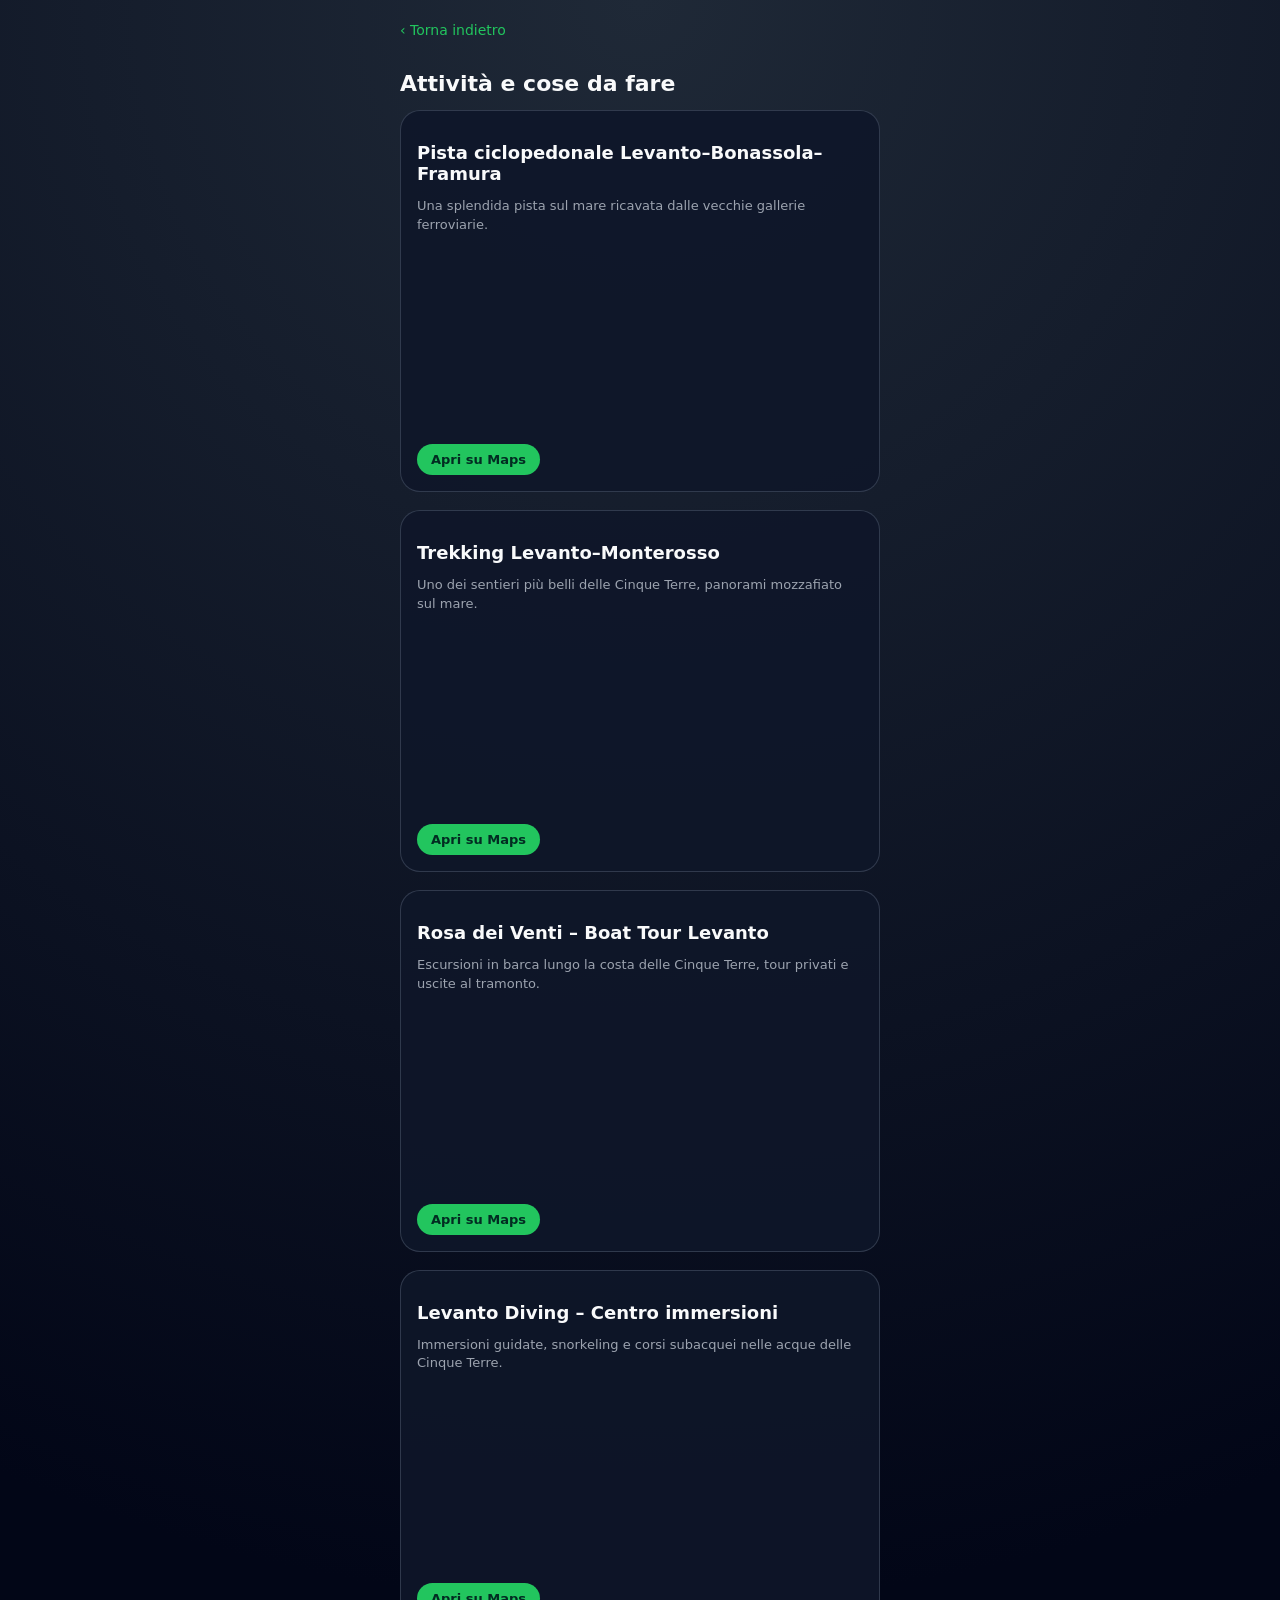
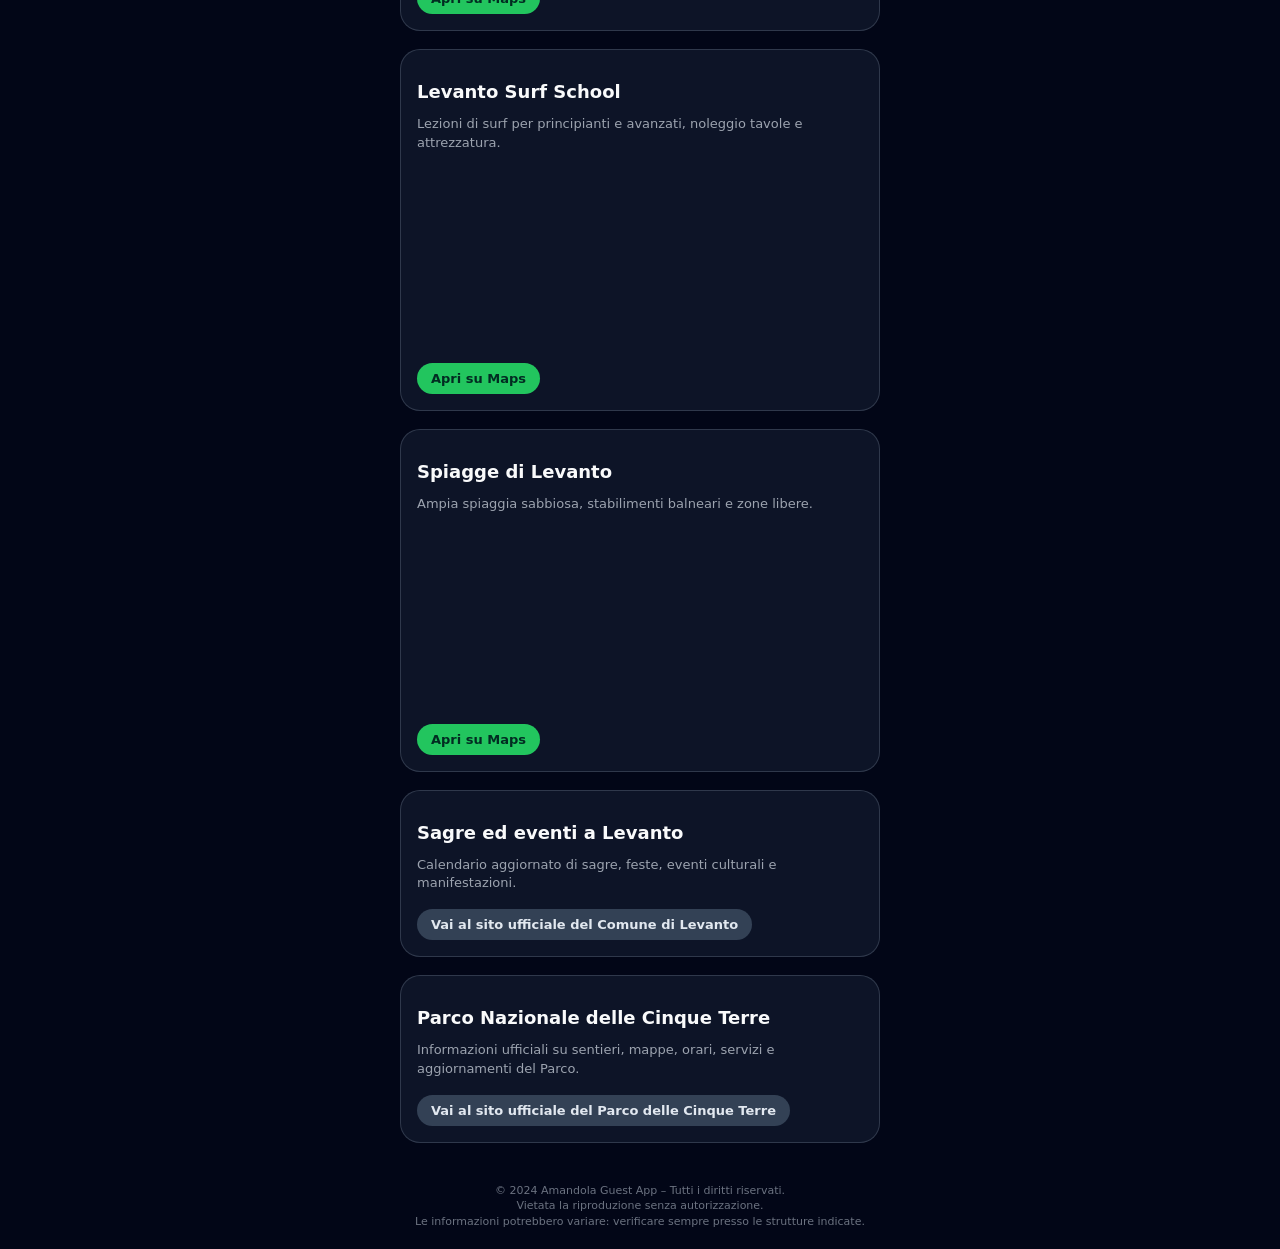
<file: Attività.html>
<!DOCTYPE html>
<html lang="it">
<head>
  <meta charset="UTF-8" />
  <meta name="viewport" content="width=device-width, initial-scale=1, viewport-fit=cover" />
  <meta name="robots" content="noindex, nofollow">
  <title data-i18n="activitiesTitle">Attività e cose da fare</title>

  <style>
    :root {
      --bg: #050816;
      --card: #111827;
      --accent: #22c55e;
      --accent-soft: rgba(34, 197, 94, 0.15);
      --text: #f9fafb;
      --muted: #9ca3af;
      --radius-lg: 20px;
    }

    html {
      scroll-behavior: smooth;
      -webkit-text-size-adjust: 100%;
    }

    body {
      background: radial-gradient(circle at top, #1f2937 0, #020617 55%);
      color: var(--text);
      font-family: system-ui, sans-serif;
      padding: 20px;
      max-width: 480px;
      margin: 0 auto;
    }

    h1 {
      font-size: 22px;
      margin-bottom: 14px;
      font-weight: 600;
    }

    .place {
      background: rgba(15, 23, 42, 0.9);
      border: 1px solid rgba(148, 163, 184, 0.25);
      border-radius: var(--radius-lg);
      padding: 16px;
      margin-bottom: 18px;
    }

    .place h2 {
      font-size: 18px;
      margin-bottom: 6px;
    }

    .place p {
      font-size: 13px;
      color: var(--muted);
      margin-bottom: 10px;
      line-height: 1.45;
    }

    iframe {
      width: 100%;
      height: 180px;
      border: 0;
      border-radius: 14px;
      margin-bottom: 10px;
    }

    .btn {
      display: inline-block;
      background: var(--accent);
      color: #022c22;
      padding: 8px 14px;
      border-radius: 999px;
      font-size: 13px;
      font-weight: 600;
      text-decoration: none;
      margin-top: 6px;
    }

    .btn-secondary {
      background: #334155;
      color: #e2e8f0;
    }

    .back {
      display: inline-block;
      margin-bottom: 18px;
      color: var(--accent);
      text-decoration: none;
      font-size: 14px;
    }
  </style>
</head>

<body>

  <a href="Amandola.html" class="back" data-i18n="back">‹ Torna indietro</a>

  <h1 data-i18n="activitiesTitle">Attività e cose da fare</h1>

  <!-- CICLOPEDONALE -->
  <div class="place">
    <h2 data-i18n="cycleTitle">Pista ciclopedonale Levanto–Bonassola–Framura</h2>
    <p data-i18n="cycleDesc">Una splendida pista sul mare ricavata dalle vecchie gallerie ferroviarie.</p>

    <iframe loading="lazy"
      src="https://www.google.com/maps?q=Pista+Ciclopedonale+Levanto+Bonassola+Framura&output=embed">
    </iframe>

    <a class="btn" href="https://maps.google.com/?q=Pista+Ciclopedonale+Levanto+Bonassola+Framura" target="_blank" data-i18n="openMaps">
      Apri su Maps
    </a>
  </div>

  <!-- TREKKING -->
  <div class="place">
    <h2 data-i18n="trekTitle">Trekking Levanto–Monterosso</h2>
    <p data-i18n="trekDesc">Uno dei sentieri più belli delle Cinque Terre, panorami mozzafiato sul mare.</p>

    <iframe loading="lazy"
      src="https://www.google.com/maps?q=Trekking+Levanto+Monterosso&output=embed">
    </iframe>

    <a class="btn" href="https://maps.google.com/?q=Trekking+Levanto+Monterosso" target="_blank" data-i18n="openMaps">
      Apri su Maps
    </a>
  </div>

  <!-- BOAT TOUR -->
  <div class="place">
    <h2 data-i18n="boatTitle">Rosa dei Venti – Boat Tour Levanto</h2>
    <p data-i18n="boatDesc">Escursioni in barca lungo la costa delle Cinque Terre, tour privati e uscite al tramonto.</p>

    <iframe loading="lazy"
      src="https://www.google.com/maps?q=Rosa+dei+Venti+Boat+Tour+Levanto&output=embed">
    </iframe>

    <a class="btn" href="https://maps.google.com/?q=Rosa+dei+Venti+Boat+Tour+Levanto" target="_blank" data-i18n="openMaps">
      Apri su Maps
    </a>
  </div>

  <!-- DIVING -->
  <div class="place">
    <h2 data-i18n="divingTitle">Levanto Diving – Centro immersioni</h2>
    <p data-i18n="divingDesc">Immersioni guidate, snorkeling e corsi subacquei nelle acque delle Cinque Terre.</p>

    <iframe loading="lazy"
      src="https://www.google.com/maps?q=Levanto+Diving&output=embed">
    </iframe>

    <a class="btn" href="https://maps.google.com/?q=Levanto+Diving" target="_blank" data-i18n="openMaps">
      Apri su Maps
    </a>
  </div>

  <!-- SURF -->
  <div class="place">
    <h2 data-i18n="surfTitle">Levanto Surf School</h2>
    <p data-i18n="surfDesc">Lezioni di surf per principianti e avanzati, noleggio tavole e attrezzatura.</p>

    <iframe loading="lazy"
      src="https://www.google.com/maps?q=Levanto+Surf+School&output=embed">
    </iframe>

    <a class="btn" href="https://maps.google.com/?q=Levanto+Surf+School" target="_blank" data-i18n="openMaps">
      Apri su Maps
    </a>
  </div>

  <!-- SPIAGGE -->
  <div class="place">
    <h2 data-i18n="beachTitle">Spiagge di Levanto</h2>
    <p data-i18n="beachDesc">Ampia spiaggia sabbiosa, stabilimenti balneari e zone libere.</p>

    <iframe loading="lazy"
      src="https://www.google.com/maps?q=Spiaggia+di+Levanto&output=embed">
    </iframe>

    <a class="btn" href="https://maps.google.com/?q=Spiaggia+di+Levanto" target="_blank" data-i18n="openMaps">
      Apri su Maps
    </a>
  </div>

  <!-- EVENTI -->
  <div class="place">
    <h2 data-i18n="eventsTitle">Sagre ed eventi a Levanto</h2>
    <p data-i18n="eventsDesc">Calendario aggiornato di sagre, feste, eventi culturali e manifestazioni.</p>

    <a class="btn btn-secondary" href="https://www.comune.levanto.sp.it" target="_blank" data-i18n="eventsLink">
      Vai al sito ufficiale del Comune di Levanto
    </a>
  </div>

  <!-- PARCO -->
  <div class="place">
    <h2 data-i18n="parkTitle">Parco Nazionale delle Cinque Terre</h2>
    <p data-i18n="parkDesc">Informazioni ufficiali su sentieri, mappe, orari, servizi e aggiornamenti del Parco.</p>

    <a class="btn btn-secondary" href="https://www.parconazionale5terre.it" target="_blank" data-i18n="parkLink">
      Vai al sito ufficiale del Parco delle Cinque Terre
    </a>
  </div>

  <footer style="text-align:center; font-size:11px; color:#6b7280; margin-top:40px; line-height:1.4;">
    <span data-i18n="footerCopy">© 2024 Amandola Guest App – Tutti i diritti riservati.</span><br>
    <span data-i18n="footerNoRepro">Vietata la riproduzione senza autorizzazione.</span><br>
    <span data-i18n="footerDisclaimer">Le informazioni potrebbero variare: verificare sempre presso le strutture indicate.</span>
  </footer>

  <script>
    const translations = {
      it: {
        titleActivities: "Attività e cose da fare",
        activitiesTitle: "Attività e cose da fare",
        back: "‹ Torna indietro",

        cycleTitle: "Pista ciclopedonale Levanto–Bonassola–Framura",
        cycleDesc: "Una splendida pista sul mare ricavata dalle vecchie gallerie ferroviarie.",

        trekTitle: "Trekking Levanto–Monterosso",
        trekDesc: "Uno dei sentieri più belli delle Cinque Terre, panorami mozzafiato sul mare.",

        boatTitle: "Rosa dei Venti – Boat Tour Levanto",
        boatDesc: "Escursioni in barca lungo la costa delle Cinque Terre, tour privati e uscite al tramonto.",

        divingTitle: "Levanto Diving – Centro immersioni",
        divingDesc: "Immersioni guidate, snorkeling e corsi subacquei nelle acque delle Cinque Terre.",

        surfTitle: "Levanto Surf School",
        surfDesc: "Lezioni di surf per principianti e avanzati, noleggio tavole e attrezzatura.",

        beachTitle: "Spiagge di Levanto",
        beachDesc: "Ampia spiaggia sabbiosa, stabilimenti balneari e zone libere.",

        eventsTitle: "Sagre ed eventi a Levanto",
        eventsDesc: "Calendario aggiornato di sagre, feste, eventi culturali e manifestazioni.",
        eventsLink: "Vai al sito ufficiale del Comune di Levanto",

        parkTitle: "Parco Nazionale delle Cinque Terre",
        parkDesc: "Informazioni ufficiali su sentieri, mappe, orari, servizi e aggiornamenti del Parco.",
        parkLink: "Vai al sito ufficiale del Parco delle Cinque Terre",

        openMaps: "Apri su Maps",

        footerCopy: "© 2024 Amandola Guest App – Tutti i diritti riservati.",
        footerNoRepro: "Vietata la riproduzione senza autorizzazione.",
        footerDisclaimer: "Le informazioni potrebbero variare: verificare sempre presso le strutture indicate.",

      },

      en: {
        titleActivities: "Activities and things to do",
        activitiesTitle: "Activities and things to do",
        back: "‹ Go back",

        cycleTitle: "Levanto–Bonassola–Framura cycle path",
        cycleDesc: "A beautiful seaside path built inside old railway tunnels.",

        trekTitle: "Levanto–Monterosso hiking trail",
        trekDesc: "One of the most scenic trails of Cinque Terre, with breathtaking sea views.",

        boatTitle: "Rosa dei Venti – Boat Tour Levanto",
        boatDesc: "Boat excursions along the Cinque Terre coast, private tours and sunset trips.",

        divingTitle: "Levanto Diving – Dive Center",
        divingDesc: "Guided dives, snorkeling and scuba courses in the Cinque Terre waters.",

        surfTitle: "Levanto Surf School",
        surfDesc: "Surf lessons for beginners and advanced, board and equipment rental.",

        beachTitle: "Levanto beaches",
        beachDesc: "Large sandy beach with beach clubs and free areas.",

        eventsTitle: "Festivals and events in Levanto",
        eventsDesc: "Updated calendar of festivals, fairs, cultural events and local activities.",
        eventsLink: "Visit the official website of the Municipality of Levanto",

        parkTitle: "Cinque Terre National Park",
        parkDesc: "Official information about trails, maps, schedules, services and updates.",
        parkLink: "Visit the official Cinque Terre National Park website",

        openMaps: "Open in Maps",

        footerCopy: "© 2024 Amandola Guest App – All rights reserved.",
        footerNoRepro: "Reproduction without permission is prohibited.",
        footerDisclaimer: "Information may vary: please verify with the listed facilities.",

      },

      fr: {
        titleActivities: "Activités et choses à faire",
        activitiesTitle: "Activités et choses à faire",
        back: "‹ Retour",

        cycleTitle: "Piste cyclable Levanto–Bonassola–Framura",
        cycleDesc: "Une magnifique piste en bord de mer dans d’anciennes galeries ferroviaires.",

        trekTitle: "Randonnée Levanto–Monterosso",
        trekDesc: "L’un des plus beaux sentiers des Cinque Terre, vues spectaculaires sur la mer.",

        boatTitle: "Rosa dei Venti – Excursions en bateau Levanto",
        boatDesc: "Excursions en bateau le long des Cinque Terre, tours privés et sorties au coucher du soleil.",

        divingTitle: "Levanto Diving – Centre de plongée",
        divingDesc: "Plongées guidées, snorkeling et cours de plongée dans les eaux des Cinque Terre.",

        surfTitle: "Levanto Surf School",
        surfDesc: "Cours de surf pour débutants et avancés, location de planches et matériel.",

        beachTitle: "Plages de Levanto",
        beachDesc: "Grande plage de sable, établissements et zones libres.",

        eventsTitle: "Fêtes et événements à Levanto",
        eventsDesc: "Calendrier mis à jour des fêtes, festivals, événements culturels et manifestations.",
        eventsLink: "Visitez le site officiel de la Commune de Levanto",

        parkTitle: "Parc National des Cinque Terre",
        parkDesc: "Informations officielles sur sentiers, cartes, horaires, services et actualités.",
        parkLink: "Visitez le site officiel du Parc des Cinque Terre",

        openMaps: "Ouvrir dans Maps",

        footerCopy: "© 2024 Amandola Guest App – Tous droits réservés.",
        footerNoRepro: "Reproduction interdite sans autorisation.",
        footerDisclaimer: "Les informations peuvent varier : vérifiez auprès des établissements indiqués.",

      },

      es: {
        titleActivities: "Actividades y cosas para hacer",
        activitiesTitle: "Actividades y cosas para hacer",
        back: "‹ Volver",

        cycleTitle: "Ciclovía Levanto–Bonassola–Framura",
        cycleDesc: "Una hermosa ruta costera dentro de antiguos túneles ferroviarios.",

        trekTitle: "Sendero Levanto–Monterosso",
        trekDesc: "Uno de los senderos más bonitos de Cinque Terre, con vistas espectaculares al mar.",

        boatTitle: "Rosa dei Venti – Paseos en barco Levanto",
        boatDesc: "Excursiones en barco por la costa de Cinque Terre, tours privados y salidas al atardecer.",

        divingTitle: "Levanto Diving – Centro de buceo",
        divingDesc: "Inmersiones guiadas, snorkel y cursos de buceo en las aguas de Cinque Terre.",

        surfTitle: "Levanto Surf School",
        surfDesc: "Clases de surf para principiantes y avanzados, alquiler de tablas y equipo.",

        beachTitle: "Playas de Levanto",
        beachDesc: "Amplia playa de arena, zonas libres y balnearios.",

        eventsTitle: "Fiestas y eventos en Levanto",
        eventsDesc: "Calendario actualizado de fiestas, ferias, eventos culturales y actividades locales.",
        eventsLink: "Visita el sitio oficial del Municipio de Levanto",

        parkTitle: "Parque Nacional Cinque Terre",
        parkDesc: "Información oficial sobre senderos, mapas, horarios, servicios y novedades.",
        parkLink: "Visita el sitio oficial del Parque Cinque Terre",

        openMaps: "Abrir en Maps",

        footerCopy: "© 2024 Amandola Guest App – Tous droits réservés.",
        footerNoRepro: "Reproduction interdite sans autorisation.",
        footerDisclaimer: "Les informations peuvent varier : vérifiez auprès des établissements indiqués.",

      },

      de: {
        titleActivities: "Aktivitäten und Unternehmungen",
        activitiesTitle: "Aktivitäten und Unternehmungen",
        back: "‹ Zurück",

        cycleTitle: "Radweg Levanto–Bonassola–Framura",
        cycleDesc: "Ein wunderschöner Küstenweg durch alte Eisenbahntunnel.",

        trekTitle: "Wanderweg Levanto–Monterosso",
        trekDesc: "Einer der schönsten Wege der Cinque Terre mit atemberaubender Aussicht.",

        boatTitle: "Rosa dei Venti – Bootstour Levanto",
        boatDesc: "Bootsausflüge entlang der Cinque-Terre-Küste, private Touren und Sonnenuntergangsfahrten.",

        divingTitle: "Levanto Diving – Tauchzentrum",
        divingDesc: "Geführte Tauchgänge, Schnorcheln und Tauchkurse in den Cinque Terre Gewässern.",

        surfTitle: "Levanto Surf School",
        surfDesc: "Surfunterricht für Anfänger und Fortgeschrittene, Brett- und Ausrüstungsverleih.",

        beachTitle: "Strände von Levanto",
        beachDesc: "Großer Sandstrand mit freien Bereichen und Badeanstalten.",

        eventsTitle: "Feste und Veranstaltungen in Levanto",
        eventsDesc: "Aktueller Kalender mit Festen, kulturellen Veranstaltungen und lokalen Events.",
        eventsLink: "Zur offiziellen Website der Gemeinde Levanto",

        parkTitle: "Nationalpark Cinque Terre",
        parkDesc: "Offizielle Informationen zu Wegen, Karten, Zeiten, Dienstleistungen und Updates.",
        parkLink: "Zur offiziellen Website des Nationalparks Cinque Terre",

        openMaps: "In Maps öffnen",

        footerCopy: "© 2024 Amandola Guest App – Alle Rechte vorbehalten.",
        footerNoRepro: "Reproduktion ohne Genehmigung ist untersagt.",
        footerDisclaimer: "Informationen können variieren: bitte direkt bei den angegebenen Stellen prüfen.",

      }
    };

    function setLanguage(lang) {
      const dict = translations[lang] || translations.it;
      document.querySelectorAll("[data-i18n]").forEach(el => {
        const key = el.getAttribute("data-i18n");
        if (!el.dataset.original) el.dataset.original = el.textContent;
        el.textContent = dict[key] || el.dataset.original;
      });
    }

    const savedLang = localStorage.getItem("guestapp_lang") || "it";
    setLanguage(savedLang);
  </script>

</body>
</html>
</file>
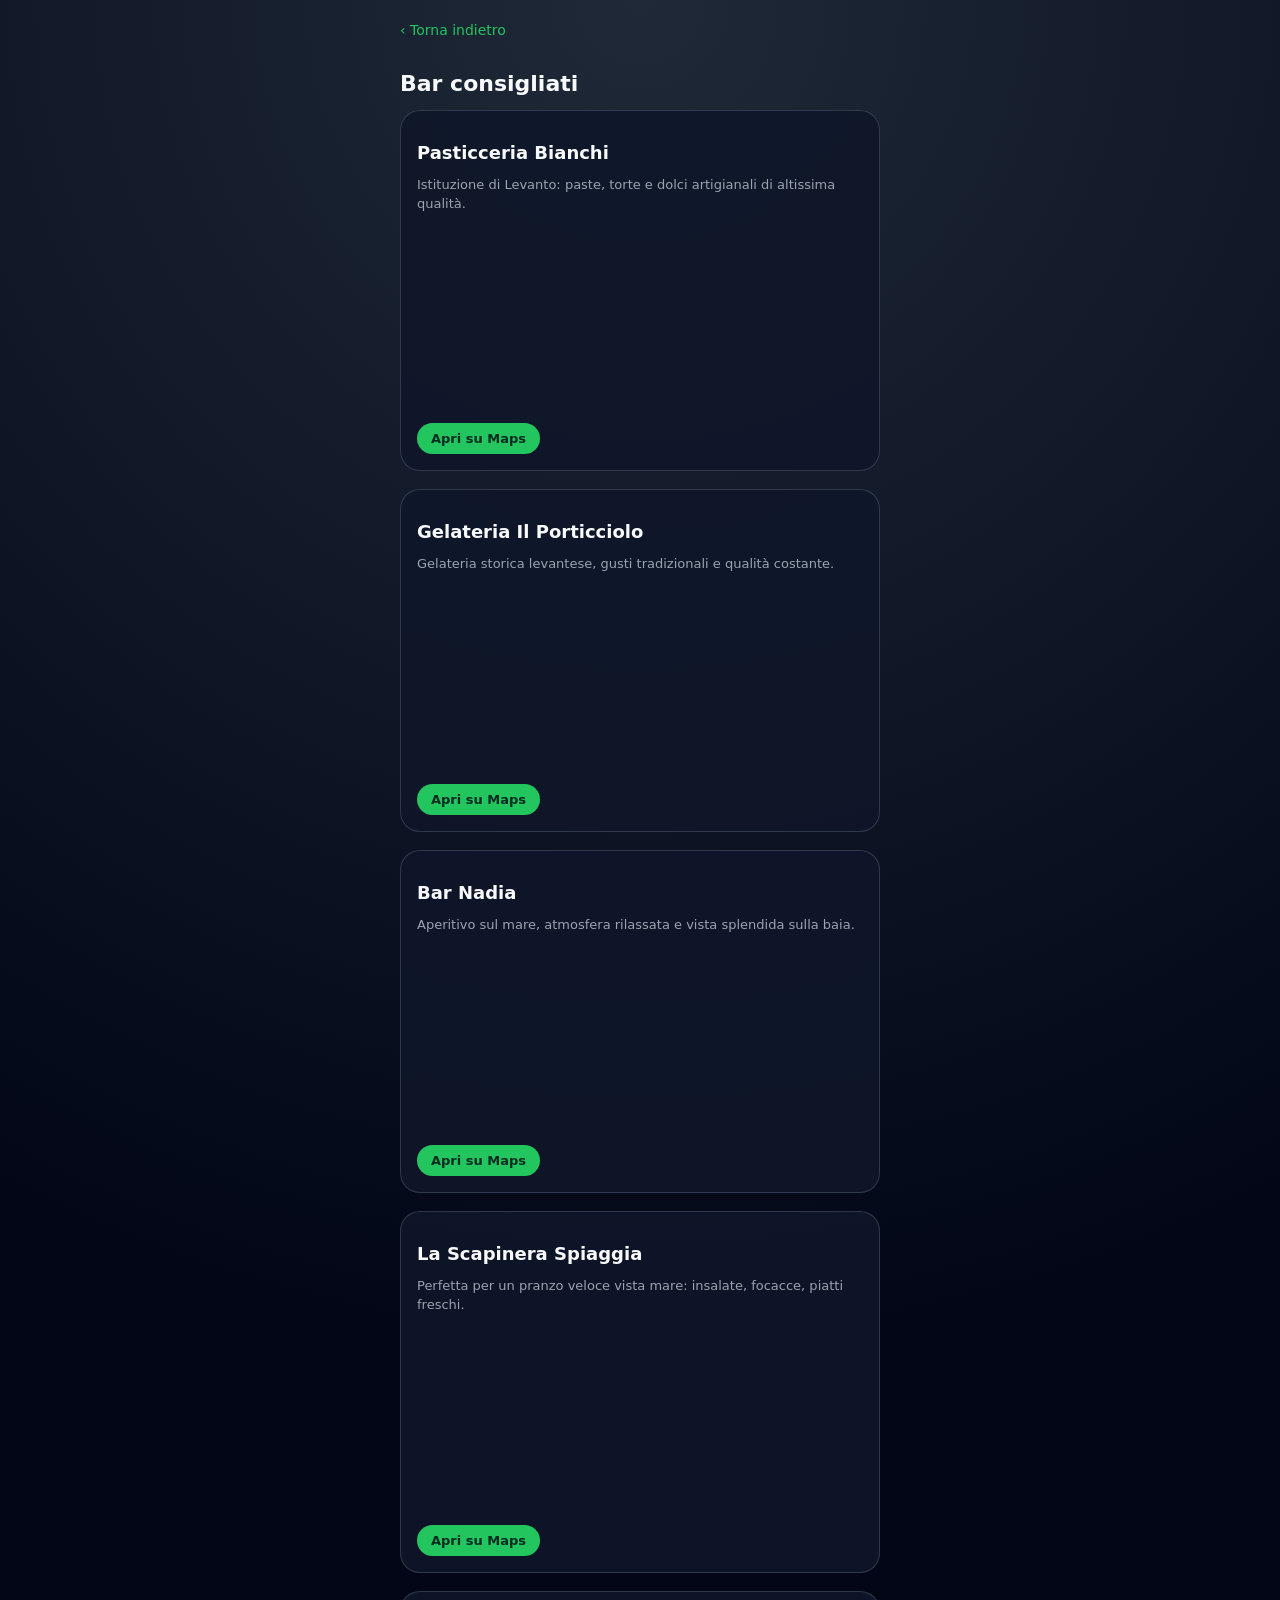
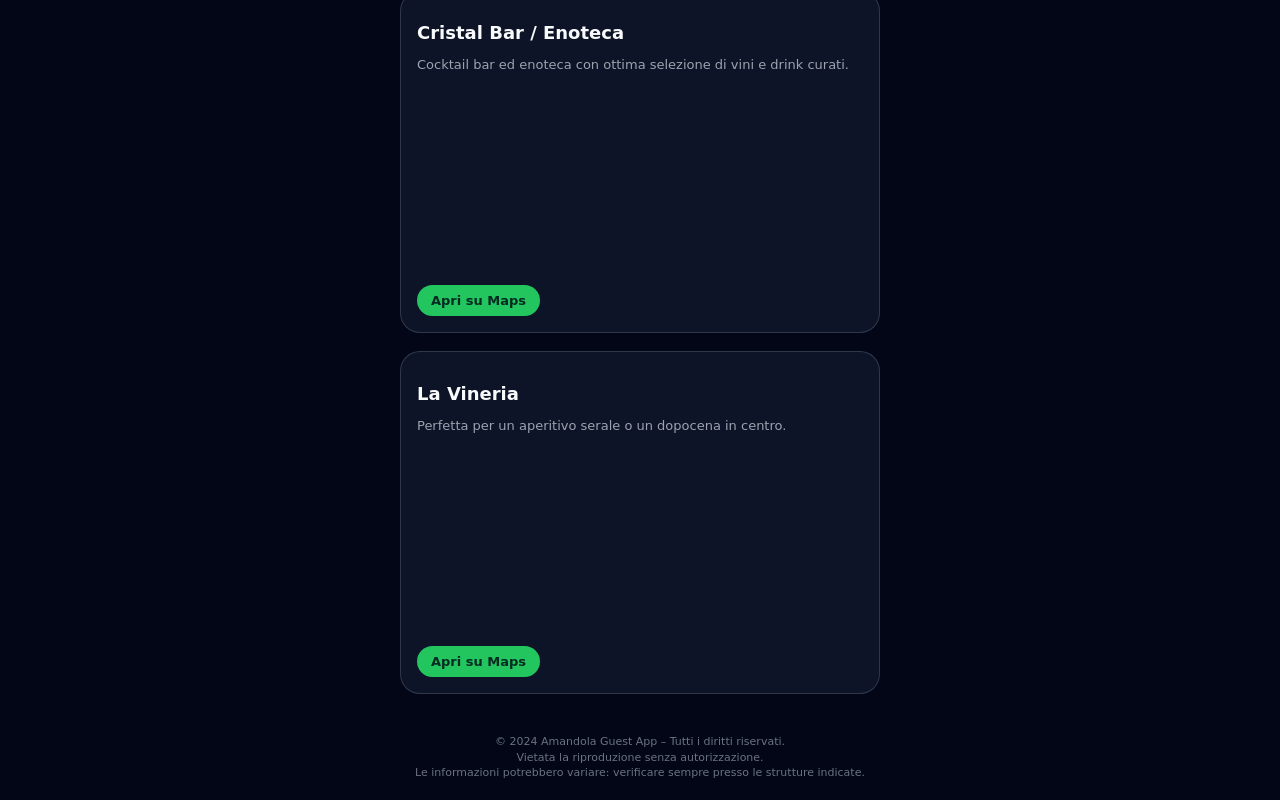
<file: Barconsigliati.html>
<!DOCTYPE html>
<html lang="it">
<head>
  <meta charset="UTF-8" />
  <meta name="viewport" content="width=device-width, initial-scale=1, viewport-fit=cover" />
  <meta name="robots" content="noindex, nofollow">
  <title data-i18n="titleBars">Bar consigliati</title>

  <style>
    :root {
      --bg: #050816;
      --card: #111827;
      --accent: #22c55e;
      --text: #f9fafb;
      --muted: #9ca3af;
      --radius-lg: 20px;
    }

    html {
      scroll-behavior: smooth;
      -webkit-text-size-adjust: 100%;
    }

    body {
      background: radial-gradient(circle at top, #1f2937 0, #020617 55%);
      color: var(--text);
      font-family: system-ui, sans-serif;
      padding: 20px;
      max-width: 480px;
      margin: 0 auto;
    }

    h1 {
      font-size: 22px;
      margin-bottom: 14px;
      font-weight: 600;
    }

    .place {
      background: rgba(15, 23, 42, 0.9);
      border: 1px solid rgba(148, 163, 184, 0.25);
      border-radius: var(--radius-lg);
      padding: 16px;
      margin-bottom: 18px;
    }

    .place h2 {
      font-size: 18px;
      margin-bottom: 6px;
    }

    .place p {
      font-size: 13px;
      color: var(--muted);
      margin-bottom: 10px;
      line-height: 1.45;
    }

    iframe {
      width: 100%;
      height: 180px;
      border: 0;
      border-radius: 14px;
      margin-bottom: 10px;
    }

    .btn {
      display: inline-block;
      background: var(--accent);
      color: #022c22;
      padding: 8px 14px;
      border-radius: 999px;
      font-size: 13px;
      font-weight: 600;
      text-decoration: none;
      margin-top: 6px;
    }

    .back {
      display: inline-block;
      margin-bottom: 18px;
      color: var(--accent);
      text-decoration: none;
      font-size: 14px;
    }
  </style>
</head>

<body>

  <a href="Amandola.html" class="back" data-i18n="back">‹ Torna indietro</a>

  <h1 data-i18n="barsTitle">Bar consigliati</h1>

  <!-- PASTICCERIA BIANCHI -->
  <div class="place">
    <h2 data-i18n="bianchiTitle">Pasticceria Bianchi</h2>
    <p data-i18n="bianchiDesc">
      Istituzione di Levanto: paste, torte e dolci artigianali di altissima qualità.
    </p>

    <iframe loading="lazy"
      src="https://www.google.com/maps?q=Pasticceria+Bianchi+Levanto&output=embed">
    </iframe>

    <a class="btn" href="https://maps.google.com/?q=Pasticceria+Bianchi+Levanto" target="_blank" data-i18n="openMaps">
      Apri su Maps
    </a>
  </div>

  <!-- GELATERIA IL PORTICCIOLO -->
  <div class="place">
    <h2 data-i18n="portTitle">Gelateria Il Porticciolo</h2>
    <p data-i18n="portDesc">
      Gelateria storica levantese, gusti tradizionali e qualità costante.
    </p>

    <iframe loading="lazy"
      src="https://www.google.com/maps?q=Gelateria+Il+Porticciolo+Levanto&output=embed">
    </iframe>

    <a class="btn" href="https://maps.google.com/?q=Gelateria+Il+Porticciolo+Levanto" target="_blank" data-i18n="openMaps">
      Apri su Maps
    </a>
  </div>

  <!-- BAR NADIA -->
  <div class="place">
    <h2 data-i18n="nadiaTitle">Bar Nadia</h2>
    <p data-i18n="nadiaDesc">
      Aperitivo sul mare, atmosfera rilassata e vista splendida sulla baia.
    </p>

    <iframe loading="lazy"
      src="https://www.google.com/maps?q=Bar+Nadia+Levanto&output=embed">
    </iframe>

    <a class="btn" href="https://maps.google.com/?q=Bar+Nadia+Levanto" target="_blank" data-i18n="openMaps">
      Apri su Maps
    </a>
  </div>

  <!-- LA SCAPINERA SPIAGGIA -->
  <div class="place">
    <h2 data-i18n="scapineraTitle">La Scapinera Spiaggia</h2>
    <p data-i18n="scapineraDesc">
      Perfetta per un pranzo veloce vista mare: insalate, focacce, piatti freschi.
    </p>

    <iframe loading="lazy"
      src="https://www.google.com/maps?q=La+Scapinera+Levanto&output=embed">
    </iframe>

    <a class="btn" href="https://maps.google.com/?q=La+Scapinera+Levanto" target="_blank" data-i18n="openMaps">
      Apri su Maps
    </a>
  </div>

  <!-- CRISTAL BAR / ENOTECA -->
  <div class="place">
    <h2 data-i18n="cristalTitle">Cristal Bar / Enoteca</h2>
    <p data-i18n="cristalDesc">
      Cocktail bar ed enoteca con ottima selezione di vini e drink curati.
    </p>

    <iframe loading="lazy"
      src="https://www.google.com/maps?q=Cristal+Bar+Levanto&output=embed">
    </iframe>

    <a class="btn" href="https://maps.google.com/?q=Cristal+Bar+Levanto" target="_blank" data-i18n="openMaps">
      Apri su Maps
    </a>
  </div>

  <!-- LA VINERIA -->
  <div class="place">
    <h2 data-i18n="vineriaTitle">La Vineria</h2>
    <p data-i18n="vineriaDesc">
      Perfetta per un aperitivo serale o un dopocena in centro.
    </p>

    <iframe loading="lazy"
      src="https://www.google.com/maps?q=La+Vineria+Levanto&output=embed">
    </iframe>

    <a class="btn" href="https://maps.google.com/?q=La+Vineria+Levanto" target="_blank" data-i18n="openMaps">
      Apri su Maps
    </a>
  </div>

  <footer style="text-align:center; font-size:11px; color:#6b7280; margin-top:40px; line-height:1.4;">
    <span data-i18n="footerCopy">© 2024 Amandola Guest App – Tutti i diritti riservati.</span><br>
    <span data-i18n="footerNoRepro">Vietata la riproduzione senza autorizzazione.</span><br>
    <span data-i18n="footerDisclaimer">Le informazioni potrebbero variare: verificare sempre presso le strutture indicate.</span>
  </footer>


  <!-- SCRIPT MULTILINGUA -->
  <script>
    const translations = {
      it: {
        titleBars: "Bar consigliati",
        barsTitle: "Bar consigliati",
        back: "‹ Torna indietro",

        bianchiTitle: "Pasticceria Bianchi",
        bianchiDesc: "Istituzione di Levanto: paste, torte e dolci artigianali di altissima qualità.",

        portTitle: "Gelateria Il Porticciolo",
        portDesc: "Gelateria storica levantese, gusti tradizionali e qualità costante.",

        nadiaTitle: "Bar Nadia",
        nadiaDesc: "Aperitivo sul mare, atmosfera rilassata e vista splendida sulla baia.",

        scapineraTitle: "La Scapinera Spiaggia",
        scapineraDesc: "Perfetta per un pranzo veloce vista mare: insalate, focacce, piatti freschi.",

        cristalTitle: "Cristal Bar / Enoteca",
        cristalDesc: "Cocktail bar ed enoteca con ottima selezione di vini e drink curati.",

        vineriaTitle: "La Vineria",
        vineriaDesc: "Perfetta per un aperitivo serale o un dopocena in centro.",

        openMaps: "Apri su Maps",

        footerCopy: "© 2024 Amandola Guest App – Tutti i diritti riservati.",
        footerNoRepro: "Vietata la riproduzione senza autorizzazione.",
        footerDisclaimer: "Le informazioni potrebbero variare: verificare sempre presso le strutture indicate.",

      },

      en: {
        titleBars: "Recommended bars",
        barsTitle: "Recommended bars",
        back: "‹ Go back",

        bianchiTitle: "Pasticceria Bianchi",
        bianchiDesc: "A Levanto institution: pastries, cakes and artisanal desserts of top quality.",

        portTitle: "Gelateria Il Porticciolo",
        portDesc: "Historic Levanto gelato shop with traditional flavors and consistent quality.",

        nadiaTitle: "Bar Nadia",
        nadiaDesc: "Seaside aperitif with a relaxed atmosphere and beautiful bay view.",

        scapineraTitle: "La Scapinera Spiaggia",
        scapineraDesc: "Perfect for a quick lunch by the sea: salads, focaccia, fresh dishes.",

        cristalTitle: "Cristal Bar / Wine Bar",
        cristalDesc: "Cocktail bar and wine bar with a great selection of wines and curated drinks.",

        vineriaTitle: "La Vineria",
        vineriaDesc: "Perfect for an evening aperitif or after-dinner drink in the center.",

        openMaps: "Open in Maps",

        footerCopy: "© 2024 Amandola Guest App – All rights reserved.",
        footerNoRepro: "Reproduction without permission is prohibited.",
        footerDisclaimer: "Information may vary: please verify with the listed facilities.",

      },

      fr: {
        titleBars: "Bars recommandés",
        barsTitle: "Bars recommandés",
        back: "‹ Retour",

        bianchiTitle: "Pasticceria Bianchi",
        bianchiDesc: "Institution de Levanto : pâtisseries, gâteaux et desserts artisanaux de grande qualité.",

        portTitle: "Gelateria Il Porticciolo",
        portDesc: "Glacier historique de Levanto, saveurs traditionnelles et qualité constante.",

        nadiaTitle: "Bar Nadia",
        nadiaDesc: "Apéritif en bord de mer, ambiance détendue et belle vue sur la baie.",

        scapineraTitle: "La Scapinera Spiaggia",
        scapineraDesc: "Parfait pour un déjeuner rapide face à la mer : salades, focaccia, plats frais.",

        cristalTitle: "Cristal Bar / Œnothèque",
        cristalDesc: "Bar à cocktails et œnothèque avec une excellente sélection de vins.",

        vineriaTitle: "La Vineria",
        vineriaDesc: "Parfait pour un apéritif du soir ou un verre après dîner au centre.",

        openMaps: "Ouvrir dans Maps",

        footerCopy: "© 2024 Amandola Guest App – Tous droits réservés.",
        footerNoRepro: "Reproduction interdite sans autorisation.",
        footerDisclaimer: "Les informations peuvent varier : vérifiez auprès des établissements indiqués.",

      },

      es: {
        titleBars: "Bares recomendados",
        barsTitle: "Bares recomendados",
        back: "‹ Volver",

        bianchiTitle: "Pasticceria Bianchi",
        bianchiDesc: "Institución de Levanto: pasteles, tartas y postres artesanales de alta calidad.",

        portTitle: "Gelateria Il Porticciolo",
        portDesc: "Heladería histórica de Levanto, sabores tradicionales y calidad constante.",

        nadiaTitle: "Bar Nadia",
        nadiaDesc: "Aperitivo junto al mar, ambiente relajado y hermosa vista a la bahía.",

        scapineraTitle: "La Scapinera Spiaggia",
        scapineraDesc: "Perfecto para un almuerzo rápido frente al mar: ensaladas, focaccia, platos frescos.",

        cristalTitle: "Cristal Bar / Enoteca",
        cristalDesc: "Bar de cócteles y enoteca con excelente selección de vinos.",

        vineriaTitle: "La Vineria",
        vineriaDesc: "Perfecto para un aperitivo nocturno o una copa después de cenar en el centro.",

        openMaps: "Abrir en Maps",

        footerCopy: "© 2024 Amandola Guest App – Tous droits réservés.",
        footerNoRepro: "Reproduction interdite sans autorisation.",
        footerDisclaimer: "Les informations peuvent varier : vérifiez auprès des établissements indiqués.",

      },

      de: {
        titleBars: "Empfohlene Bars",
        barsTitle: "Empfohlene Bars",
        back: "‹ Zurück",

        bianchiTitle: "Pasticceria Bianchi",
        bianchiDesc: "Eine Institution in Levanto: Gebäck, Kuchen und handgemachte Desserts höchster Qualität.",

        portTitle: "Gelateria Il Porticciolo",
        portDesc: "Historische Eisdiele in Levanto, traditionelle Sorten und konstante Qualität.",

        nadiaTitle: "Bar Nadia",
        nadiaDesc: "Aperitif am Meer, entspannte Atmosphäre und schöner Blick auf die Bucht.",

        scapineraTitle: "La Scapinera Spiaggia",
        scapineraDesc: "Perfekt für ein schnelles Mittagessen am Meer: Salate, Focaccia, frische Gerichte.",

        cristalTitle: "Cristal Bar / Weinbar",
        cristalDesc: "Cocktailbar und Weinbar mit hervorragender Auswahl an Weinen und Drinks.",

        vineriaTitle: "La Vineria",
        vineriaDesc: "Perfekt für einen Abendaperitif oder ein Getränk nach dem Essen im Zentrum.",

        openMaps: "In Maps öffnen",

        footerCopy: "© 2024 Amandola Guest App – Alle Rechte vorbehalten.",
        footerNoRepro: "Reproduktion ohne Genehmigung ist untersagt.",
        footerDisclaimer: "Informationen können variieren: bitte direkt bei den angegebenen Stellen prüfen.",

      }
    };

    function setLanguage(lang) {
      const dict = translations[lang] || translations.it;
      document.querySelectorAll("[data-i18n]").forEach(el => {
        const key = el.getAttribute("data-i18n");
        if (!el.dataset.original) el.dataset.original = el.textContent;
        el.textContent = dict[key] || el.dataset.original;
      });
    }

    const savedLang = localStorage.getItem("guestapp_lang") || "it";
    setLanguage(savedLang);
  </script>

</body>
</html>
</file>
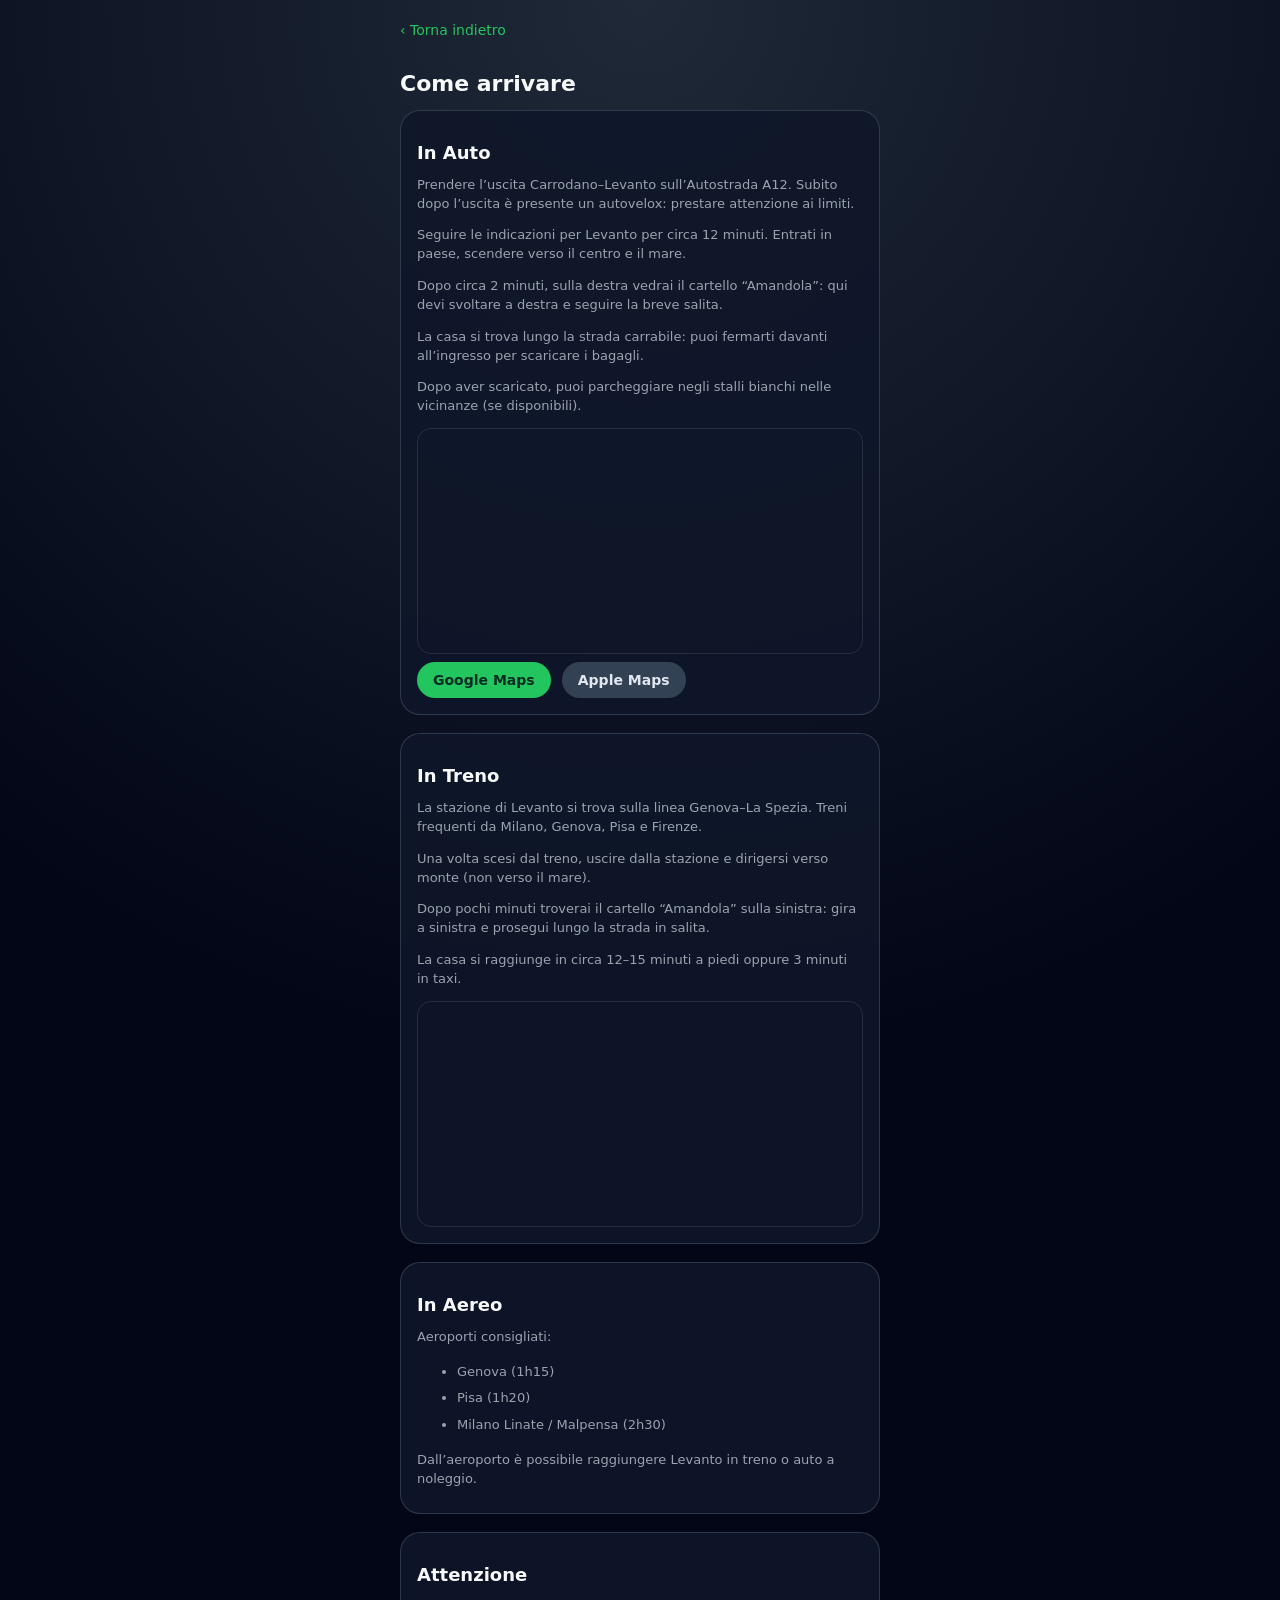
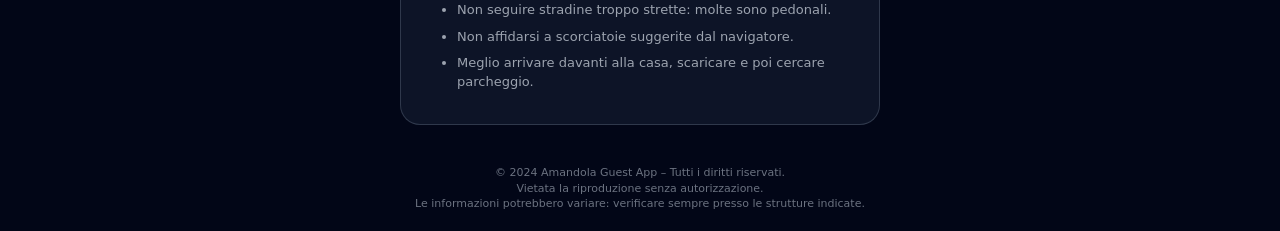
<file: ComeArrivare.html>
<!DOCTYPE html>
<html lang="it">
<head>
  <meta charset="UTF-8" />
  <meta name="viewport" content="width=device-width, initial-scale=1, viewport-fit=cover" />
  <meta name="robots" content="noindex, nofollow">
  <title data-i18n="title">Come arrivare</title>

  <style>
    :root {
      --bg: #050816;
      --card: #111827;
      --accent: #22c55e;
      --text: #f9fafb;
      --muted: #9ca3af;
      --radius-lg: 20px;
    }

    html {
      scroll-behavior: smooth;
      -webkit-text-size-adjust: 100%;
    }

    body {
      background: radial-gradient(circle at top, #1f2937 0, #020617 55%);
      color: var(--text);
      font-family: system-ui, sans-serif;
      padding: 20px;
      max-width: 480px;
      margin: 0 auto;
    }

    h1 {
      font-size: 22px;
      margin-bottom: 14px;
      font-weight: 600;
    }

    .place {
      background: rgba(15, 23, 42, 0.9);
      border: 1px solid rgba(148, 163, 184, 0.25);
      border-radius: 20px;
      padding: 16px;
      margin-bottom: 18px;
    }

    .place h2 {
      font-size: 18px;
      margin-bottom: 6px;
    }

    .place p, li {
      font-size: 13px;
      color: var(--muted);
      margin-bottom: 8px;
      line-height: 1.45;
    }

    .map-box {
      margin-top: 12px;
      border-radius: 14px;
      overflow: hidden;
      border: 1px solid rgba(255,255,255,0.1);
    }

    iframe {
      width: 100%;
      height: 220px;
      border: 0;
    }

    .btn {
      display: inline-block;
      background: var(--accent);
      color: #022c22;
      padding: 10px 16px;
      border-radius: 999px;
      font-size: 14px;
      font-weight: 600;
      text-decoration: none;
      margin-top: 8px;
      margin-right: 6px;
    }

    .btn-secondary {
      background: #334155;
      color: #e2e8f0;
    }

    .back {
      display: inline-block;
      margin-bottom: 18px;
      color: var(--accent);
      text-decoration: none;
      font-size: 14px;
    }
  </style>
</head>

<body>

  <a href="Amandola.html" class="back" data-i18n="back">‹ Torna indietro</a>

  <h1 data-i18n="title">Come arrivare</h1>

  <!-- AUTO -->
  <div class="place">
    <h2 data-i18n="carTitle">In Auto</h2>

    <p data-i18n="car1">
      Prendere l’uscita <strong>Carrodano–Levanto</strong> sull’Autostrada A12.
      Subito dopo l’uscita è presente un <strong>autovelox</strong>: prestare attenzione ai limiti.
    </p>

    <p data-i18n="car2">
      Seguire le indicazioni per <strong>Levanto</strong> per circa 12 minuti.
      Entrati in paese, scendere verso il centro e il mare.
    </p>

    <p data-i18n="car3">
      Dopo circa 2 minuti, sulla destra vedrai il cartello <strong>“Amandola”</strong>:
      qui devi <strong>svoltare a destra</strong> e seguire la breve salita.
    </p>

    <p data-i18n="car4">
      La casa si trova lungo la strada carrabile: puoi <strong>fermarti davanti all’ingresso per scaricare i bagagli</strong>.
    </p>

    <p data-i18n="car5">
      Dopo aver scaricato, puoi parcheggiare negli <strong>stalli bianchi</strong> nelle vicinanze (se disponibili).
    </p>

    <div class="map-box">
      <iframe loading="lazy"
        src="https://www.google.com/maps/embed?pb=!1m14!1m12!1m3!1d419.3576753841997!2d9.619861855055495!3d44.17802485016443!2m3!1f0!2f0!3f0!3m2!1i1024!2i768!4f13.1!5e0!3m2!1sit!2sit!4v1781206184469!5m2!1sit!2sit">
      </iframe>
    </div>

    <a class="btn" href="https://maps.app.goo.gl/BUbKWJpJgXPmXgPE8" target="_blank" data-i18n="gmapsBtn">Google Maps</a>
    <a class="btn btn-secondary" href="http://maps.apple.com/?q=Località+Amandola+13+Levanto" target="_blank" data-i18n="amapsBtn">Apple Maps</a>
  </div>

  <!-- TRENO -->
  <div class="place">
    <h2 data-i18n="trainTitle">In Treno</h2>

    <p data-i18n="train1">
      La stazione di Levanto si trova sulla linea Genova–La Spezia.
      Treni frequenti da Milano, Genova, Pisa e Firenze.
    </p>

    <p data-i18n="train2">
      Una volta scesi dal treno, uscire dalla stazione e dirigersi verso <strong>monte</strong> (non verso il mare).
    </p>

    <p data-i18n="train3">
      Dopo pochi minuti troverai il cartello <strong>“Amandola”</strong> sulla sinistra:
      gira a sinistra e prosegui lungo la strada in salita.
    </p>

    <p data-i18n="train4">
      La casa si raggiunge in circa <strong>12–15 minuti a piedi</strong> oppure <strong>3 minuti in taxi</strong>.
    </p>

    <div class="map-box">
      <iframe loading="lazy"
        src="https://www.google.com/maps/embed?pb=!1m14!1m12!1m3!1d419.3648834432929!2d9.620168641510563!3d44.177011352003426!2m3!1f0!2f0!3f0!3m2!1i1024!2i768!4f13.1!5e0!3m2!1sit!2sit!4v1781205984240!5m2!1sit!2sit">
      </iframe>
    </div>
  </div>

  <!-- AEREO -->
  <div class="place">
    <h2 data-i18n="airTitle">In Aereo</h2>

    <p data-i18n="air1">Aeroporti consigliati:</p>
    <ul>
      <li data-i18n="air2">Genova (1h15)</li>
      <li data-i18n="air3">Pisa (1h20)</li>
      <li data-i18n="air4">Milano Linate / Malpensa (2h30)</li>
    </ul>

    <p data-i18n="air5">
      Dall’aeroporto è possibile raggiungere Levanto in treno o auto a noleggio.
    </p>
  </div>

  <!-- ATTENZIONE -->
  <div class="place">
    <h2 data-i18n="avoidTitle">Attenzione</h2>
    <ul>
      <li data-i18n="avoid1">Non seguire stradine troppo strette: molte sono pedonali.</li>
      <li data-i18n="avoid2">Non affidarsi a scorciatoie suggerite dal navigatore.</li>
      <li data-i18n="avoid3">Meglio arrivare davanti alla casa, scaricare e poi cercare parcheggio.</li>
    </ul>
  </div>

  <footer style="text-align:center; font-size:11px; color:#6b7280; margin-top:40px; line-height:1.4;">
    <span data-i18n="footerCopy">© 2024 Amandola Guest App – Tutti i diritti riservati.</span><br>
    <span data-i18n="footerNoRepro">Vietata la riproduzione senza autorizzazione.</span><br>
    <span data-i18n="footerDisclaimer">Le informazioni potrebbero variare: verificare sempre presso le strutture indicate.</span>
  </footer>

  <!-- TRADUZIONI -->
  <script>
    const translations = {
      it: {
        title: "Come arrivare",
        back: "‹ Torna indietro",

        carTitle: "In Auto",
        car1: "Prendere l’uscita Carrodano–Levanto sull’Autostrada A12. Subito dopo l’uscita è presente un autovelox: prestare attenzione ai limiti.",
        car2: "Seguire le indicazioni per Levanto per circa 12 minuti. Entrati in paese, scendere verso il centro e il mare.",
        car3: "Dopo circa 2 minuti, sulla destra vedrai il cartello “Amandola”: qui devi svoltare a destra e seguire la breve salita.",
        car4: "La casa si trova lungo la strada carrabile: puoi fermarti davanti all’ingresso per scaricare i bagagli.",
        car5: "Dopo aver scaricato, puoi parcheggiare negli stalli bianchi nelle vicinanze (se disponibili).",

        gmapsBtn: "Google Maps",
        amapsBtn: "Apple Maps",

        trainTitle: "In Treno",
        train1: "La stazione di Levanto si trova sulla linea Genova–La Spezia. Treni frequenti da Milano, Genova, Pisa e Firenze.",
        train2: "Una volta scesi dal treno, uscire dalla stazione e dirigersi verso monte (non verso il mare).",
        train3: "Dopo pochi minuti troverai il cartello “Amandola” sulla sinistra: gira a sinistra e prosegui lungo la strada in salita.",
        train4: "La casa si raggiunge in circa 12–15 minuti a piedi oppure 3 minuti in taxi.",

        airTitle: "In Aereo",
        air1: "Aeroporti consigliati:",
        air2: "Genova (1h15)",
        air3: "Pisa (1h20)",
        air4: "Milano Linate / Malpensa (2h30)",
        air5: "Dall’aeroporto è possibile raggiungere Levanto in treno o auto a noleggio.",

        avoidTitle: "Attenzione",
        avoid1: "Non seguire stradine troppo strette: molte sono pedonali.",
        avoid2: "Non affidarsi a scorciatoie suggerite dal navigatore.",
        avoid3: "Meglio arrivare davanti alla casa, scaricare e poi cercare parcheggio.",

        footerCopy: "© 2024 Amandola Guest App – Tutti i diritti riservati.",
        footerNoRepro: "Vietata la riproduzione senza autorizzazione.",
        footerDisclaimer: "Le informazioni potrebbero variare: verificare sempre presso le strutture indicate.",

      },

      en: {
        title: "How to get here",
        back: "‹ Go back",

        carTitle: "By car",
        car1: "Take the Carrodano–Levanto exit on the A12 highway. There is a speed camera immediately after the exit: respect the speed limits.",
        car2: "Follow signs to Levanto for about 12 minutes. Once in town, drive downhill toward the center and the sea.",
        car3: "After about 2 minutes, you will see the “Amandola” sign on your right: turn right here and follow the short uphill road.",
        car4: "The house is on the main driveway: you may stop briefly in front of the entrance to unload your luggage.",
        car5: "After unloading, you may park in any available white‑lined parking spaces nearby.",

        gmapsBtn: "Google Maps",
        amapsBtn: "Apple Maps",

        trainTitle: "By train",
        train1: "Levanto station is on the Genoa–La Spezia line. Frequent trains from Milan, Genoa, Pisa and Florence.",
        train2: "After leaving the train, exit the station and walk uphill (toward the mountains, not the sea).",
        train3: "After a few minutes you will see the “Amandola” sign on the left: turn left and follow the uphill road.",
        train4: "The house is about 12–15 minutes on foot or 3 minutes by taxi.",

        airTitle: "By plane",
        air1: "Recommended airports:",
        air2: "Genoa (1h15)",
        air3: "Pisa (1h20)",
        air4: "Milan Linate / Malpensa (2h30)",
        air5: "From the airport you can reach Levanto by train or rental car.",

        avoidTitle: "Attention",
        avoid1: "Do not follow very narrow streets: many are pedestrian only.",
        avoid2: "Avoid shortcuts suggested by GPS.",
        avoid3: "Better to reach the house, unload, and then look for parking.",

        footerCopy: "© 2024 Amandola Guest App – All rights reserved.",
        footerNoRepro: "Reproduction without permission is prohibited.",
        footerDisclaimer: "Information may vary: please verify with the listed facilities.",

      },

      fr: {
        title: "Comment arriver",
        back: "‹ Retour",

        carTitle: "En voiture",
        car1: "Prendre la sortie Carrodano–Levanto sur l’autoroute A12. Un radar fixe est présent juste après la sortie : attention aux limitations.",
        car2: "Suivre les panneaux pour Levanto pendant environ 12 minutes. Une fois en ville, descendre vers le centre et la mer.",
        car3: "Après environ 2 minutes, vous verrez le panneau “Amandola” sur la droite : tournez ici à droite et suivez la petite montée.",
        car4: "La maison se trouve le long de la route carrossable : vous pouvez vous arrêter brièvement devant l’entrée pour décharger les bagages.",
        car5: "Après avoir déchargé, vous pouvez vous garer dans les places blanches disponibles à proximité.",

        gmapsBtn: "Google Maps",
        amapsBtn: "Apple Maps",

        trainTitle: "En train",
        train1: "La gare de Levanto se trouve sur la ligne Gênes–La Spezia. Trains fréquents depuis Milan, Gênes, Pise et Florence.",
        train2: "Après être descendu du train, sortir de la gare et monter vers la colline (et non vers la mer).",
        train3: "Après quelques minutes, vous verrez le panneau “Amandola” sur la gauche : tournez à gauche et suivez la route en montée.",
        train4: "La maison se rejoint en environ 12–15 minutes à pied ou 3 minutes en taxi.",

        airTitle: "En avion",
        air1: "Aéroports recommandés :",
        air2: "Gênes (1h15)",
        air3: "Pise (1h20)",
        air4: "Milan Linate / Malpensa (2h30)",
        air5: "Depuis l’aéroport, vous pouvez rejoindre Levanto en train ou en voiture de location.",

        avoidTitle: "Attention",
        avoid1: "Ne pas suivre les ruelles trop étroites : beaucoup sont piétonnes.",
        avoid2: "Éviter les raccourcis proposés par le GPS.",
        avoid3: "Il est préférable d’arriver devant la maison, de décharger, puis de chercher une place.",

        footerCopy: "© 2024 Amandola Guest App – Tous droits réservés.",
        footerNoRepro: "Reproduction interdite sans autorisation.",
        footerDisclaimer: "Les informations peuvent varier : vérifiez auprès des établissements indiqués.",

      },

      es: {
        title: "Cómo llegar",
        back: "‹ Volver",

        carTitle: "En coche",
        car1: "Tomar la salida Carrodano–Levanto en la autopista A12. Hay un radar de velocidad justo después de la salida: respete los límites.",
        car2: "Seguir las indicaciones hacia Levanto durante unos 12 minutos. Al entrar en el pueblo, bajar hacia el centro y el mar.",
        car3: "Después de unos 2 minutos verá el cartel “Amandola” a la derecha: gire a la derecha y siga la pequeña subida.",
        car4: "La casa está en la carretera principal: puede detenerse brevemente frente a la entrada para descargar el equipaje.",
        car5: "Después de descargar, puede aparcar en las plazas blancas disponibles cerca.",

        gmapsBtn: "Google Maps",
        amapsBtn: "Apple Maps",

        trainTitle: "En tren",
        train1: "La estación de Levanto está en la línea Génova–La Spezia. Trenes frecuentes desde Milán, Génova, Pisa y Florencia.",
        train2: "Tras bajar del tren, salga de la estación y diríjase hacia la montaña (no hacia el mar).",
        train3: "Después de unos minutos verá el cartel “Amandola” a la izquierda: gire a la izquierda y siga la carretera en subida.",
        train4: "La casa se alcanza en unos 12–15 minutos a pie o 3 minutos en taxi.",

        airTitle: "En avión",
        air1: "Aeropuertos recomendados:",
        air2: "Génova (1h15)",
        air3: "Pisa (1h20)",
        air4: "Milán Linate / Malpensa (2h30)",
        air5: "Desde el aeropuerto se puede llegar a Levanto en tren o coche de alquiler.",

        avoidTitle: "Atención",
        avoid1: "No seguir calles demasiado estrechas: muchas son peatonales.",
        avoid2: "Evitar atajos sugeridos por el GPS.",
        avoid3: "Es mejor llegar a la casa, descargar y luego buscar aparcamiento.",

        footerCopy: "© 2024 Amandola Guest App – Tous droits réservés.",
        footerNoRepro: "Reproduction interdite sans autorisation.",
        footerDisclaimer: "Les informations peuvent varier : vérifiez auprès des établissements indiqués.",

      },

      de: {
        title: "Anreise",
        back: "‹ Zurück",

        carTitle: "Mit dem Auto",
        car1: "Die Ausfahrt Carrodano–Levanto auf der Autobahn A12 nehmen. Direkt nach der Ausfahrt befindet sich ein Blitzer: bitte die Geschwindigkeitsbegrenzung beachten.",
        car2: "Den Schildern nach Levanto etwa 12 Minuten folgen. Im Ort die Straße bergab Richtung Zentrum und Meer nehmen.",
        car3: "Nach etwa 2 Minuten sehen Sie rechts das Schild „Amandola“: hier rechts abbiegen und die kurze Steigung hinauffahren.",
        car4: "Die Unterkunft liegt an der befahrbaren Straße: Sie können kurz vor dem Eingang anhalten, um Ihr Gepäck auszuladen.",
        car5: "Nach dem Ausladen können Sie auf den weißen Parkplätzen in der Nähe parken, sofern ein Platz frei ist.",

        gmapsBtn: "Google Maps",
        amapsBtn: "Apple Maps",

        trainTitle: "Mit dem Zug",
        train1: "Der Bahnhof Levanto liegt an der Strecke Genua–La Spezia. Häufige Züge aus Mailand, Genua, Pisa und Florenz.",
        train2: "Nach dem Verlassen des Zuges den Bahnhof verlassen und bergauf gehen (in Richtung Berge, nicht zum Meer).",
        train3: "Nach einigen Minuten sehen Sie links das Schild „Amandola“: hier links abbiegen und der ansteigenden Straße folgen.",
        train4: "Die Unterkunft ist in etwa 12–15 Minuten zu Fuß oder in 3 Minuten mit dem Taxi erreichbar.",

        airTitle: "Mit dem Flugzeug",
        air1: "Empfohlene Flughäfen:",
        air2: "Genua (1h15)",
        air3: "Pisa (1h20)",
        air4: "Mailand Linate / Malpensa (2h30)",
        air5: "Vom Flughafen aus erreichen Sie Levanto mit dem Zug oder einem Mietwagen.",

        avoidTitle: "Achtung",
        avoid1: "Keine sehr engen Gassen nehmen: viele sind Fußgängerzonen.",
        avoid2: "Von Navigationsgeräten vorgeschlagene Abkürzungen möglichst vermeiden.",
        avoid3: "Am besten zuerst zur Unterkunft fahren, ausladen und dann einen Parkplatz suchen.",

        footerCopy: "© 2024 Amandola Guest App – Alle Rechte vorbehalten.",
        footerNoRepro: "Reproduktion ohne Genehmigung ist untersagt.",
        footerDisclaimer: "Informationen können variieren: bitte direkt bei den angegebenen Stellen prüfen.",

      }
    };

    const savedLang = localStorage.getItem("guestapp_lang") || "it";
    setLanguage(savedLang);

    function setLanguage(lang) {
      const dict = translations[lang] || translations["it"];
      document.querySelectorAll("[data-i18n]").forEach(el => {
        const key = el.getAttribute("data-i18n");
        if (!el.dataset.original) el.dataset.original = el.textContent;
        if (dict[key]) el.textContent = dict[key];
        else el.textContent = el.dataset.original;
      });
    }
  </script>

</body>
</html>
</file>
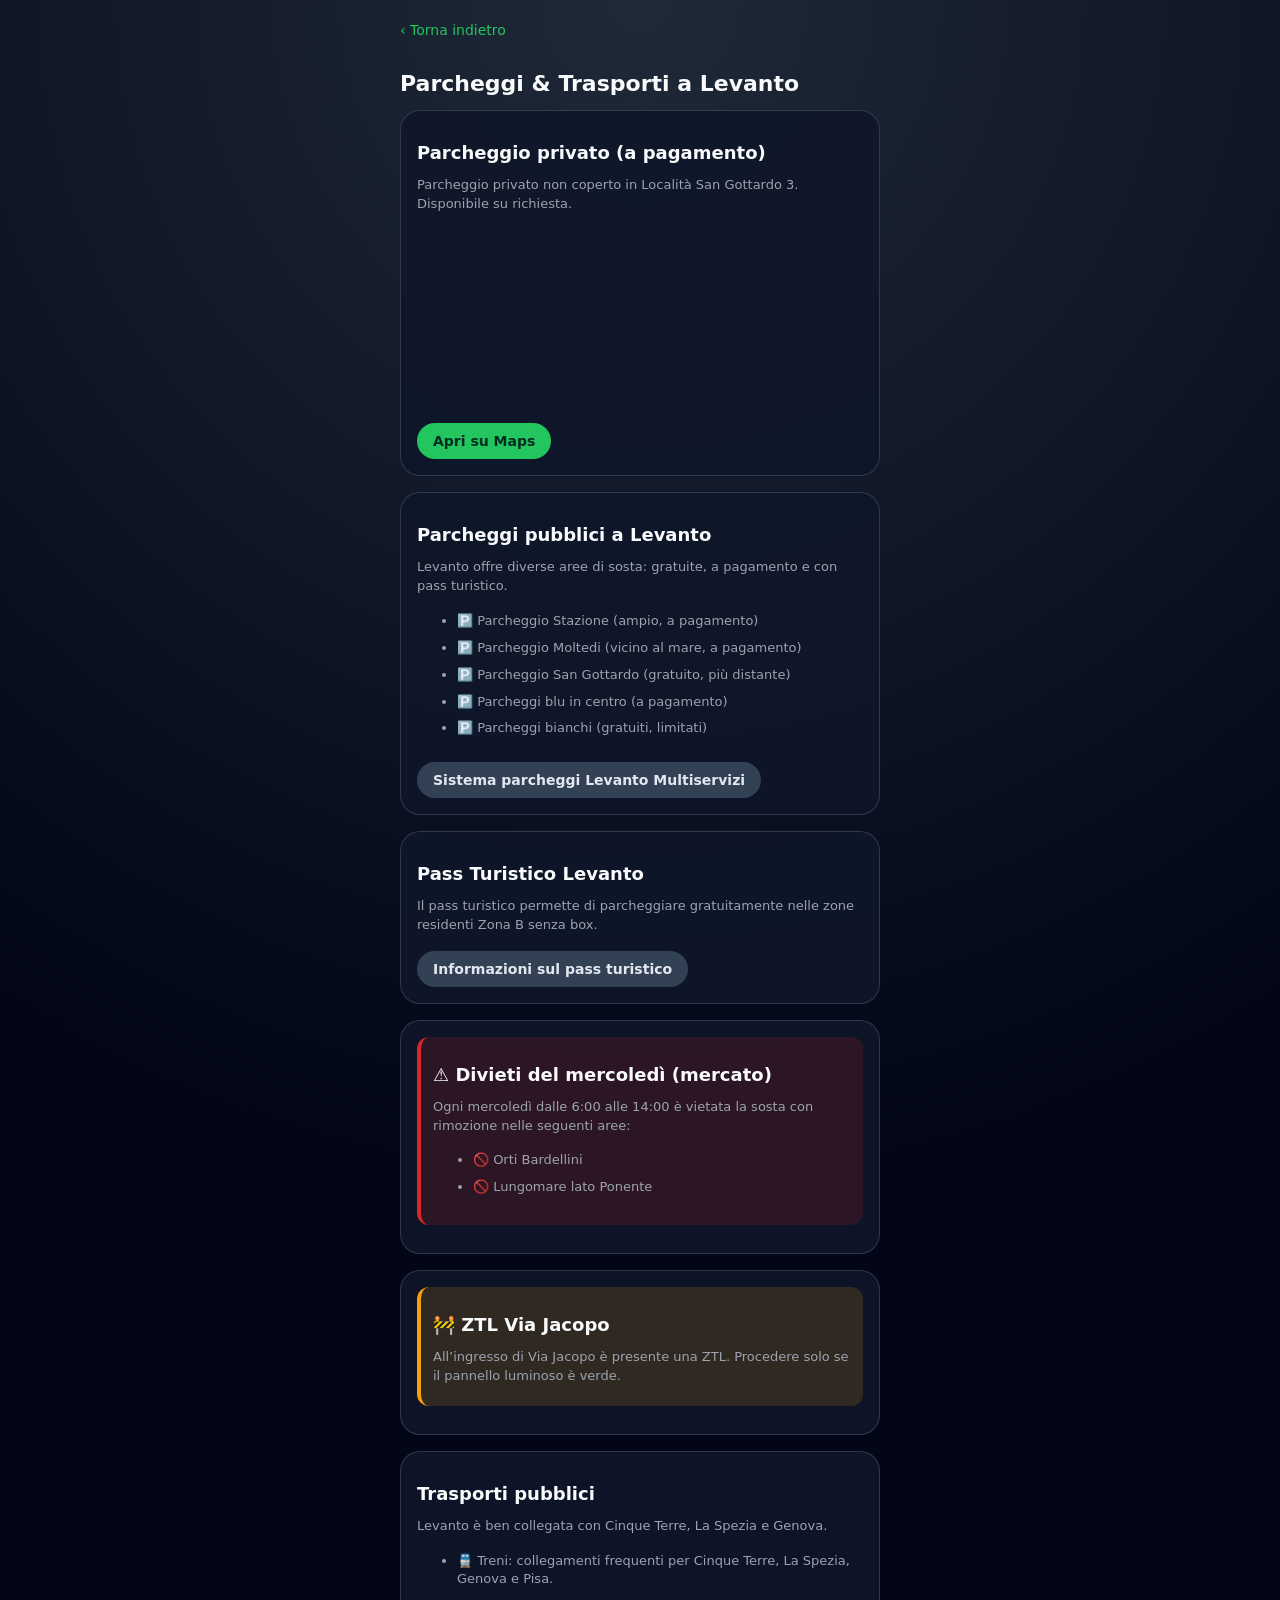
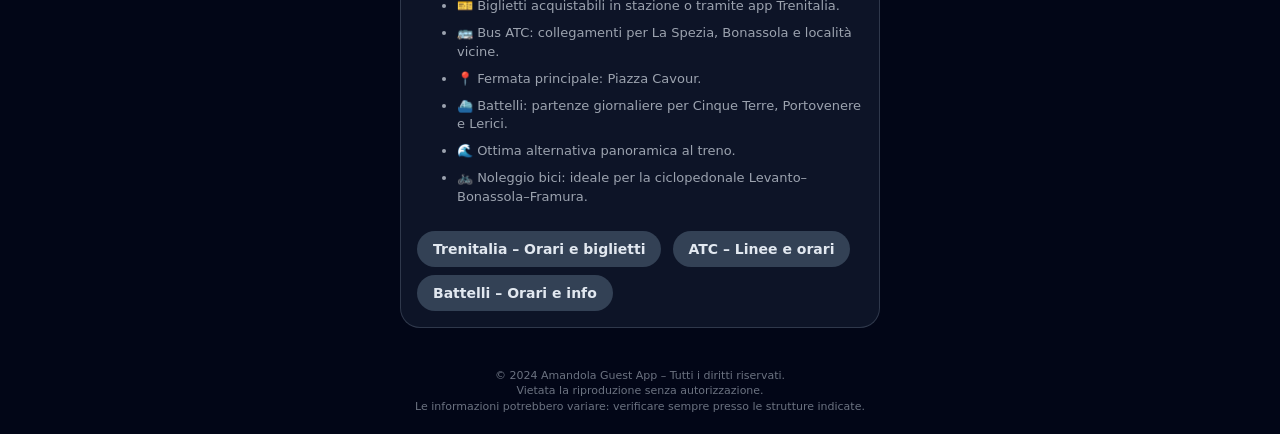
<file: Parcheggi.html>
<!DOCTYPE html>
<html lang="it">
<head>
  <meta charset="UTF-8" />
  <meta name="viewport" content="width=device-width, initial-scale=1, viewport-fit=cover" />
  <meta name="robots" content="noindex, nofollow">
  <title data-i18n="titleParking">Parcheggi & Trasporti a Levanto</title>

  <style>
    :root {
      --bg: #050816;
      --card: #111827;
      --accent: #22c55e;
      --alert: #dc2626;
      --warning: #f59e0b;
      --text: #f9fafb;
      --muted: #9ca3af;
      --radius-lg: 20px;
    }

    body {
      background: radial-gradient(circle at top, #1f2937 0, #020617 55%);
      color: var(--text);
      font-family: system-ui, sans-serif;
      padding: 20px;
      max-width: 480px;
      margin: 0 auto;
    }

    h1 {
      font-size: 22px;
      margin-bottom: 14px;
      font-weight: 600;
    }

    .place {
      background: rgba(15, 23, 42, 0.9);
      border: 1px solid rgba(148, 163, 184, 0.25);
      border-radius: var(--radius-lg);
      padding: 16px;
      margin-bottom: 16px;
    }

    .alert-box {
      background: rgba(220, 38, 38, 0.15);
      border-left: 4px solid var(--alert);
      padding: 12px;
      border-radius: 12px;
      margin-bottom: 12px;
    }

    .warning-box {
      background: rgba(245, 158, 11, 0.15);
      border-left: 4px solid var(--warning);
      padding: 12px;
      border-radius: 12px;
      margin-bottom: 12px;
    }

    .place h2 {
      font-size: 18px;
      margin-bottom: 6px;
    }

    .place p, li {
      font-size: 13px;
      color: var(--muted);
      margin-bottom: 8px;
      line-height: 1.45;
    }

    iframe {
      width: 100%;
      height: 180px;
      border: 0;
      border-radius: 14px;
      margin-bottom: 10px;
    }

    .btn {
      display: inline-block;
      background: var(--accent);
      color: #022c22;
      padding: 10px 16px;
      border-radius: 999px;
      font-size: 14px;
      font-weight: 600;
      text-decoration: none;
      text-align: center;
      margin-top: 8px;
      margin-right: 6px;
    }

    .btn-secondary {
      background: #334155;
      color: #e2e8f0;
    }

    .back {
      display: inline-block;
      margin-bottom: 18px;
      color: var(--accent);
      text-decoration: none;
      font-size: 14px;
    }
  </style>
</head>

<body>

  <a href="Amandola.html" class="back" data-i18n="back">‹ Torna indietro</a>

  <h1 data-i18n="parkingTitle">Parcheggi & Trasporti a Levanto</h1>

  <!-- PARCHEGGIO PRIVATO -->
  <div class="place">
    <h2 data-i18n="privateTitle">Parcheggio privato (a pagamento)</h2>
    <p data-i18n="privateDesc">
      Parcheggio privato non coperto in Località San Gottardo 3. Disponibile su richiesta.
    </p>
    <iframe src="https://www.google.com/maps?q=Località+San+Gottardo+3+Levanto&output=embed"></iframe>
    <a class="btn" href="https://maps.google.com/?q=Località+San+Gottardo+3+Levanto" target="_blank" data-i18n="openMaps">
      Apri su Maps
    </a>
  </div>

  <!-- PARCHEGGI PUBBLICI -->
  <div class="place">
    <h2 data-i18n="publicTitle">Parcheggi pubblici a Levanto</h2>
    <p data-i18n="publicDesc">
      Levanto offre diverse aree di sosta: gratuite, a pagamento e con pass turistico.
    </p>
    <ul>
      <li data-i18n="p1">🅿️ Parcheggio Stazione (ampio, a pagamento)</li>
      <li data-i18n="p2">🅿️ Parcheggio Moltedi (vicino al mare, a pagamento)</li>
      <li data-i18n="p3">🅿️ Parcheggio San Gottardo (gratuito, più distante)</li>
      <li data-i18n="p4">🅿️ Parcheggi blu in centro (a pagamento)</li>
      <li data-i18n="p5">🅿️ Parcheggi bianchi (gratuiti, limitati)</li>
    </ul>
    <a class="btn btn-secondary" href="https://www.levantemultiservizi.it" target="_blank" data-i18n="multiLink">
      Sistema parcheggi Levanto Multiservizi
    </a>
  </div>

  <!-- PASS TURISTICO -->
  <div class="place">
    <h2 data-i18n="passTitle">Pass Turistico Levanto</h2>
    <p data-i18n="passDesc">
      Il pass turistico permette di parcheggiare gratuitamente nelle zone riservate ai residenti
      <strong>Zona B senza box</strong>.
    </p>
    <a class="btn btn-secondary" href="https://www.levantemultiservizi.it" target="_blank" data-i18n="passLink">
      Informazioni sul pass turistico
    </a>
  </div>

  <!-- DIVIETI MERCOLEDÌ -->
  <div class="place">
    <div class="alert-box">
      <h2 data-i18n="wedTitle">⚠️ Divieti del mercoledì (mercato)</h2>
      <p data-i18n="wedDesc">
        Ogni mercoledì dalle 6:00 alle 14:00 è vietata la sosta con rimozione nelle seguenti aree:
      </p>
      <ul>
        <li data-i18n="wed1">🚫 Orti Bardellini</li>
        <li data-i18n="wed2">🚫 Lungomare lato Ponente</li>
      </ul>
    </div>
  </div>

  <!-- ZTL -->
  <div class="place">
    <div class="warning-box">
      <h2 data-i18n="ztlTitle">🚧 ZTL Via Jacopo</h2>
      <p data-i18n="ztlDesc">
        All’ingresso di Via Jacopo è presente una ZTL.  
        Procedere solo se il pannello luminoso è <strong>verde</strong>.
      </p>
    </div>
  </div>

  <!-- TRASPORTI PUBBLICI -->
  <div class="place">
    <h2 data-i18n="transportTitle">Trasporti pubblici</h2>
    <p data-i18n="transportDesc">Levanto è ben collegata con Cinque Terre, La Spezia e Genova.</p>

    <ul>
      <li data-i18n="t1">🚆 Treni: collegamenti frequenti per Cinque Terre, La Spezia, Genova e Pisa.</li>
      <li data-i18n="t1b">🎫 Biglietti acquistabili in stazione o tramite app Trenitalia.</li>

      <li data-i18n="t2">🚌 Bus ATC: collegamenti per La Spezia, Bonassola e località vicine.</li>
      <li data-i18n="t2b">📍 Fermata principale: Piazza Cavour.</li>

      <li data-i18n="t3">⛴️ Battelli: partenze giornaliere per Cinque Terre, Portovenere e Lerici.</li>
      <li data-i18n="t3b">🌊 Ottima alternativa panoramica al treno.</li>

      <li data-i18n="t4">🚲 Noleggio bici: ideale per la ciclopedonale Levanto–Bonassola–Framura.</li>
    </ul>

    <a class="btn btn-secondary" href="https://www.trenitalia.com" target="_blank" data-i18n="trainLink">
      Trenitalia – Orari e biglietti
    </a>
    <a class="btn btn-secondary" href="https://www.atcesercizio.it" target="_blank" data-i18n="busLink">
      ATC – Linee e orari
    </a>
    <a class="btn btn-secondary" href="https://www.navigazionegolfodeipoeti.it" target="_blank" data-i18n="boatLink">
      Battelli – Orari e info
    </a>
  </div>
 
  <footer style="text-align:center; font-size:11px; color:#6b7280; margin-top:40px; line-height:1.4;">
    <span data-i18n="footerCopy">© 2024 Amandola Guest App – Tutti i diritti riservati.</span><br>
    <span data-i18n="footerNoRepro">Vietata la riproduzione senza autorizzazione.</span><br>
    <span data-i18n="footerDisclaimer">Le informazioni potrebbero variare: verificare sempre presso le strutture indicate.</span>
  </footer>

  <!-- TRADUZIONI -->
  <script>
    const translations = {
      /* ITALIANO */
      it: {
        titleParking: "Parcheggi & Trasporti a Levanto",
        parkingTitle: "Parcheggi & Trasporti a Levanto",
        back: "‹ Torna indietro",

        privateTitle: "Parcheggio privato (a pagamento)",
        privateDesc: "Parcheggio privato non coperto in Località San Gottardo 3. Disponibile su richiesta.",

        publicTitle: "Parcheggi pubblici a Levanto",
        publicDesc: "Levanto offre diverse aree di sosta: gratuite, a pagamento e con pass turistico.",
        p1: "🅿️ Parcheggio Stazione (ampio, a pagamento)",
        p2: "🅿️ Parcheggio Moltedi (vicino al mare, a pagamento)",
        p3: "🅿️ Parcheggio San Gottardo (gratuito, più distante)",
        p4: "🅿️ Parcheggi blu in centro (a pagamento)",
        p5: "🅿️ Parcheggi bianchi (gratuiti, limitati)",
        multiLink: "Sistema parcheggi Levanto Multiservizi",

        passTitle: "Pass Turistico Levanto",
        passDesc: "Il pass turistico permette di parcheggiare gratuitamente nelle zone residenti Zona B senza box.",
        passLink: "Informazioni sul pass turistico",

        wedTitle: "⚠️ Divieti del mercoledì (mercato)",
        wedDesc: "Ogni mercoledì dalle 6:00 alle 14:00 è vietata la sosta con rimozione nelle seguenti aree:",
        wed1: "🚫 Orti Bardellini",
        wed2: "🚫 Lungomare lato Ponente",

        ztlTitle: "🚧 ZTL Via Jacopo",
        ztlDesc: "All’ingresso di Via Jacopo è presente una ZTL. Procedere solo se il pannello luminoso è verde.",

        transportTitle: "Trasporti pubblici",
        transportDesc: "Levanto è ben collegata con Cinque Terre, La Spezia e Genova.",
        t1: "🚆 Treni: collegamenti frequenti per Cinque Terre, La Spezia, Genova e Pisa.",
        t1b: "🎫 Biglietti acquistabili in stazione o tramite app Trenitalia.",
        t2: "🚌 Bus ATC: collegamenti per La Spezia, Bonassola e località vicine.",
        t2b: "📍 Fermata principale: Piazza Cavour.",
        t3: "⛴️ Battelli: partenze giornaliere per Cinque Terre, Portovenere e Lerici.",
        t3b: "🌊 Ottima alternativa panoramica al treno.",
        t4: "🚲 Noleggio bici: ideale per la ciclopedonale Levanto–Bonassola–Framura.",

        trainLink: "Trenitalia – Orari e biglietti",
        busLink: "ATC – Linee e orari",
        boatLink: "Battelli – Orari e info",

        openMaps: "Apri su Maps",

        footerCopy: "© 2024 Amandola Guest App – Tutti i diritti riservati.",
        footerNoRepro: "Vietata la riproduzione senza autorizzazione.",
        footerDisclaimer: "Le informazioni potrebbero variare: verificare sempre presso le strutture indicate.",

      },

      /* ENGLISH */
      en: {
        titleParking: "Parking & Transport in Levanto",
        parkingTitle: "Parking & Transport in Levanto",
        back: "‹ Go back",

        privateTitle: "Private parking (paid)",
        privateDesc: "Uncovered private parking in Località San Gottardo 3. Available on request.",

        publicTitle: "Public parking in Levanto",
        publicDesc: "Levanto offers several parking areas: free, paid and tourist pass zones.",
        p1: "🅿️ Station Parking (large, paid)",
        p2: "🅿️ Moltedi Parking (near the sea, paid)",
        p3: "🅿️ San Gottardo Parking (free, further away)",
        p4: "🅿️ Blue lines in the center (paid)",
        p5: "🅿️ White lines (free, limited)",
        multiLink: "Levanto Multiservizi parking system",

        passTitle: "Levanto Tourist Pass",
        passDesc: "The tourist pass allows free parking in resident areas Zone B (no garage).",
        passLink: "Tourist pass information",

        wedTitle: "⚠️ Wednesday restrictions (market)",
        wedDesc: "Every Wednesday from 6:00 to 14:00 parking is prohibited in:",
        wed1: "🚫 Orti Bardellini",
        wed2: "🚫 Seafront west side",

        ztlTitle: "🚧 ZTL Via Jacopo",
        ztlDesc: "A ZTL is active at the entrance of Via Jacopo. Proceed only if the light panel is green.",

        transportTitle: "Public transport",
        transportDesc: "Levanto is well connected with Cinque Terre, La Spezia and Genoa.",
        t1: "🚆 Trains: frequent connections to Cinque Terre, La Spezia, Genoa and Pisa.",
        t1b: "🎫 Tickets available at the station or via the Trenitalia app.",
        t2: "🚌 ATC buses: connections to La Spezia, Bonassola and nearby towns.",
        t2b: "📍 Main stop: Piazza Cavour.",
        t3: "⛴️ Ferries: daily departures to Cinque Terre, Portovenere and Lerici.",
        t3b: "🌊 A scenic alternative to the train.",
        t4: "🚲 Bike rental: ideal for the Levanto–Bonassola–Framura cycle path.",

        trainLink: "Trenitalia – Timetables & tickets",
        busLink: "ATC – Routes & schedules",
        boatLink: "Ferries – Info & schedules",

        openMaps: "Open in Maps",

        footerCopy: "© 2024 Amandola Guest App – All rights reserved.",
        footerNoRepro: "Reproduction without permission is prohibited.",
        footerDisclaimer: "Information may vary: please verify with the listed facilities.",

      },

      /* FRANÇAIS */
      fr: {
        titleParking: "Parkings & Transports à Levanto",
        parkingTitle: "Parkings & Transports à Levanto",
        back: "‹ Retour",

        privateTitle: "Parking privé (payant)",
        privateDesc: "Parking privé non couvert à Località San Gottardo 3. Disponible sur demande.",

        publicTitle: "Parkings publics à Levanto",
        publicDesc: "Levanto propose plusieurs zones de stationnement : gratuites, payantes et avec pass touristique.",
        p1: "🅿️ Parking de la gare (grand, payant)",
        p2: "🅿️ Parking Moltedi (près de la mer, payant)",
        p3: "🅿️ Parking San Gottardo (gratuit, plus éloigné)",
        p4: "🅿️ Zones bleues au centre (payantes)",
        p5: "🅿️ Zones blanches (gratuites, limitées)",
        multiLink: "Système de stationnement Levanto Multiservizi",

        passTitle: "Pass touristique Levanto",
        passDesc: "Le pass touristique permet de se garer gratuitement dans les zones résidentielles Zone B sans garage.",
        passLink: "Informations sur le pass touristique",

        wedTitle: "⚠️ Restrictions du mercredi (marché)",
        wedDesc: "Chaque mercredi de 6h00 à 14h00, le stationnement est interdit dans :",
        wed1: "🚫 Orti Bardellini",
        wed2: "🚫 Front de mer côté ouest",

        ztlTitle: "🚧 ZTL Via Jacopo",
        ztlDesc: "Une ZTL est active à l’entrée de Via Jacopo. Avancer uniquement si le panneau lumineux est vert.",

        transportTitle: "Transports publics",
        transportDesc: "Levanto est bien reliée aux Cinque Terre, La Spezia et Gênes.",
        t1: "🚆 Trains : liaisons fréquentes vers Cinque Terre, La Spezia, Gênes et Pise.",
        t1b: "🎫 Billets disponibles en gare ou via l’application Trenitalia.",
        t2: "🚌 Bus ATC : liaisons vers La Spezia, Bonassola et les environs.",
        t2b: "📍 Arrêt principal : Piazza Cavour.",
        t3: "⛴️ Bateaux : départs quotidiens vers Cinque Terre, Portovenere et Lerici.",
        t3b: "🌊 Une alternative panoramique au train.",
        t4: "🚲 Location de vélos : idéale pour la piste cyclable Levanto–Bonassola–Framura.",

        trainLink: "Trenitalia – Horaires & billets",
        busLink: "ATC – Lignes & horaires",
        boatLink: "Bateaux – Infos & horaires",

        openMaps: "Ouvrir dans Maps",

        footerCopy: "© 2024 Amandola Guest App – Tous droits réservés.",
        footerNoRepro: "Reproduction interdite sans autorisation.",
        footerDisclaimer: "Les informations peuvent varier : vérifiez auprès des établissements indiqués.",

      },

      /* ESPAÑOL */
      es: {
        titleParking: "Aparcamiento y transporte en Levanto",
        parkingTitle: "Aparcamiento y transporte en Levanto",
        back: "‹ Volver",

        privateTitle: "Aparcamiento privado (de pago)",
        privateDesc: "Aparcamiento privado sin techo en Località San Gottardo 3. Disponible bajo petición.",

        publicTitle: "Aparcamientos públicos en Levanto",
        publicDesc: "Levanto ofrece varias zonas de aparcamiento: gratuitas, de pago y con pase turístico.",
        p1: "🅿️ Aparcamiento de la estación (grande, de pago)",
        p2: "🅿️ Aparcamiento Moltedi (cerca del mar, de pago)",
        p3: "🅿️ Aparcamiento San Gottardo (gratis, más lejos)",
        p4: "🅿️ Zonas azules en el centro (de pago)",
        p5: "🅿️ Zonas blancas (gratis, limitadas)",
        multiLink: "Sistema de aparcamiento Levanto Multiservizi",

        passTitle: "Pase turístico de Levanto",
        passDesc: "El pase turístico permite aparcar gratis en las zonas residenciales Zona B sin garaje.",
        passLink: "Información sobre el pase turístico",

        wedTitle: "⚠️ Restricciones del miércoles (mercado)",
        wedDesc: "Cada miércoles de 6:00 a 14:00 está prohibido aparcar en:",
        wed1: "🚫 Orti Bardellini",
        wed2: "🚫 Paseo marítimo lado oeste",

        ztlTitle: "🚧 ZTL Via Jacopo",
        ztlDesc: "Hay una ZTL en la entrada de Via Jacopo. Avanzar solo si el panel luminoso está en verde.",

        transportTitle: "Transporte público",
        transportDesc: "Levanto está bien conectada con Cinque Terre, La Spezia y Génova.",
        t1: "🚆 Trenes: conexiones frecuentes a Cinque Terre, La Spezia, Génova y Pisa.",
        t1b: "🎫 Billetes disponibles en la estación o en la app de Trenitalia.",
        t2: "🚌 Autobuses ATC: conexiones a La Spezia, Bonassola y alrededores.",
        t2b: "📍 Parada principal: Piazza Cavour.",
        t3: "⛴️ Barcos: salidas diarias a Cinque Terre, Portovenere y Lerici.",
        t3b: "🌊 Una alternativa panorámica al tren.",
        t4: "🚲 Alquiler de bicicletas: ideal para la ciclovía Levanto–Bonassola–Framura.",

        trainLink: "Trenitalia – Horarios y billetes",
        busLink: "ATC – Líneas y horarios",
        boatLink: "Barcos – Información y horarios",

        openMaps: "Abrir en Maps",

        footerCopy: "© 2024 Amandola Guest App – Tous droits réservés.",
        footerNoRepro: "Reproduction interdite sans autorisation.",
        footerDisclaimer: "Les informations peuvent varier : vérifiez auprès des établissements indiqués.",

      },

      /* DEUTSCH */
      de: {
        titleParking: "Parken & Verkehr in Levanto",
        parkingTitle: "Parken & Verkehr in Levanto",
        back: "‹ Zurück",

        privateTitle: "Privatparkplatz (kostenpflichtig)",
        privateDesc: "Nicht überdachter Privatparkplatz in Località San Gottardo 3. Auf Anfrage verfügbar.",

        publicTitle: "Öffentliche Parkplätze in Levanto",
        publicDesc: "In Levanto gibt es verschiedene Parkzonen: kostenlos, gebührenpflichtig und mit Touristenpass.",
        p1: "🅿️ Bahnhofparkplatz (groß, gebührenpflichtig)",
        p2: "🅿️ Moltedi Parkplatz (nah am Meer, gebührenpflichtig)",
        p3: "🅿️ San Gottardo Parkplatz (kostenlos, weiter entfernt)",
        p4: "🅿️ Blaue Zonen im Zentrum (gebührenpflichtig)",
        p5: "🅿️ Weiße Zonen (kostenlos, begrenzt)",
        multiLink: "Parksystem Levanto Multiservizi",

        passTitle: "Touristenpass Levanto",
        passDesc: "Der Touristenpass erlaubt kostenloses Parken in Bewohnerzonen Zone B ohne Garage.",
        passLink: "Informationen zum Touristenpass",

        wedTitle: "⚠️ Mittwochsverbote (Markt)",
        wedDesc: "Jeden Mittwoch von 6:00 bis 14:00 ist das Parken verboten in:",
        wed1: "🚫 Orti Bardellini",
        wed2: "🚫 Uferpromenade Westseite",

        ztlTitle: "🚧 ZTL Via Jacopo",
        ztlDesc: "Am Eingang der Via Jacopo gibt es eine ZTL. Weiterfahren nur bei grünem Licht.",

        transportTitle: "Öffentlicher Verkehr",
        transportDesc: "Levanto ist gut mit Cinque Terre, La Spezia und Genua verbunden.",
        t1: "🚆 Züge: häufige Verbindungen nach Cinque Terre, La Spezia, Genua und Pisa.",
        t1b: "🎫 Tickets erhältlich am Bahnhof oder über die Trenitalia-App.",
        t2: "🚌 ATC-Busse: Verbindungen nach La Spezia, Bonassola und Umgebung.",
        t2b: "📍 Haupt-Haltestelle: Piazza Cavour.",
        t3: "⛴️ Schiffe: tägliche Abfahrten nach Cinque Terre, Portovenere und Lerici.",
        t3b: "🌊 Eine landschaftlich schöne Alternative zum Zug.",
        t4: "🚲 Fahrradverleih: ideal für den Radweg Levanto–Bonassola–Framura.",

        trainLink: "Trenitalia – Fahrpläne & Tickets",
        busLink: "ATC – Linien & Fahrpläne",
        boatLink: "Schiffe – Infos & Fahrpläne",

        openMaps: "In Maps öffnen",

        footerCopy: "© 2024 Amandola Guest App – Alle Rechte vorbehalten.",
        footerNoRepro: "Reproduktion ohne Genehmigung ist untersagt.",
        footerDisclaimer: "Informationen können variieren: bitte direkt bei den angegebenen Stellen prüfen.",

      }
    };

    const savedLang = localStorage.getItem("guestapp_lang") || "it";
    setLanguage(savedLang);

    function setLanguage(lang) {
      const dict = translations[lang] || translations["it"];
      document.querySelectorAll("[data-i18n]").forEach(el => {
        const key = el.getAttribute("data-i18n");
        if (!el.dataset.original) el.dataset.original = el.textContent;
        el.textContent = dict[key] || el.dataset.original;
      });
    }
  </script>

</body>
</html>
</file>
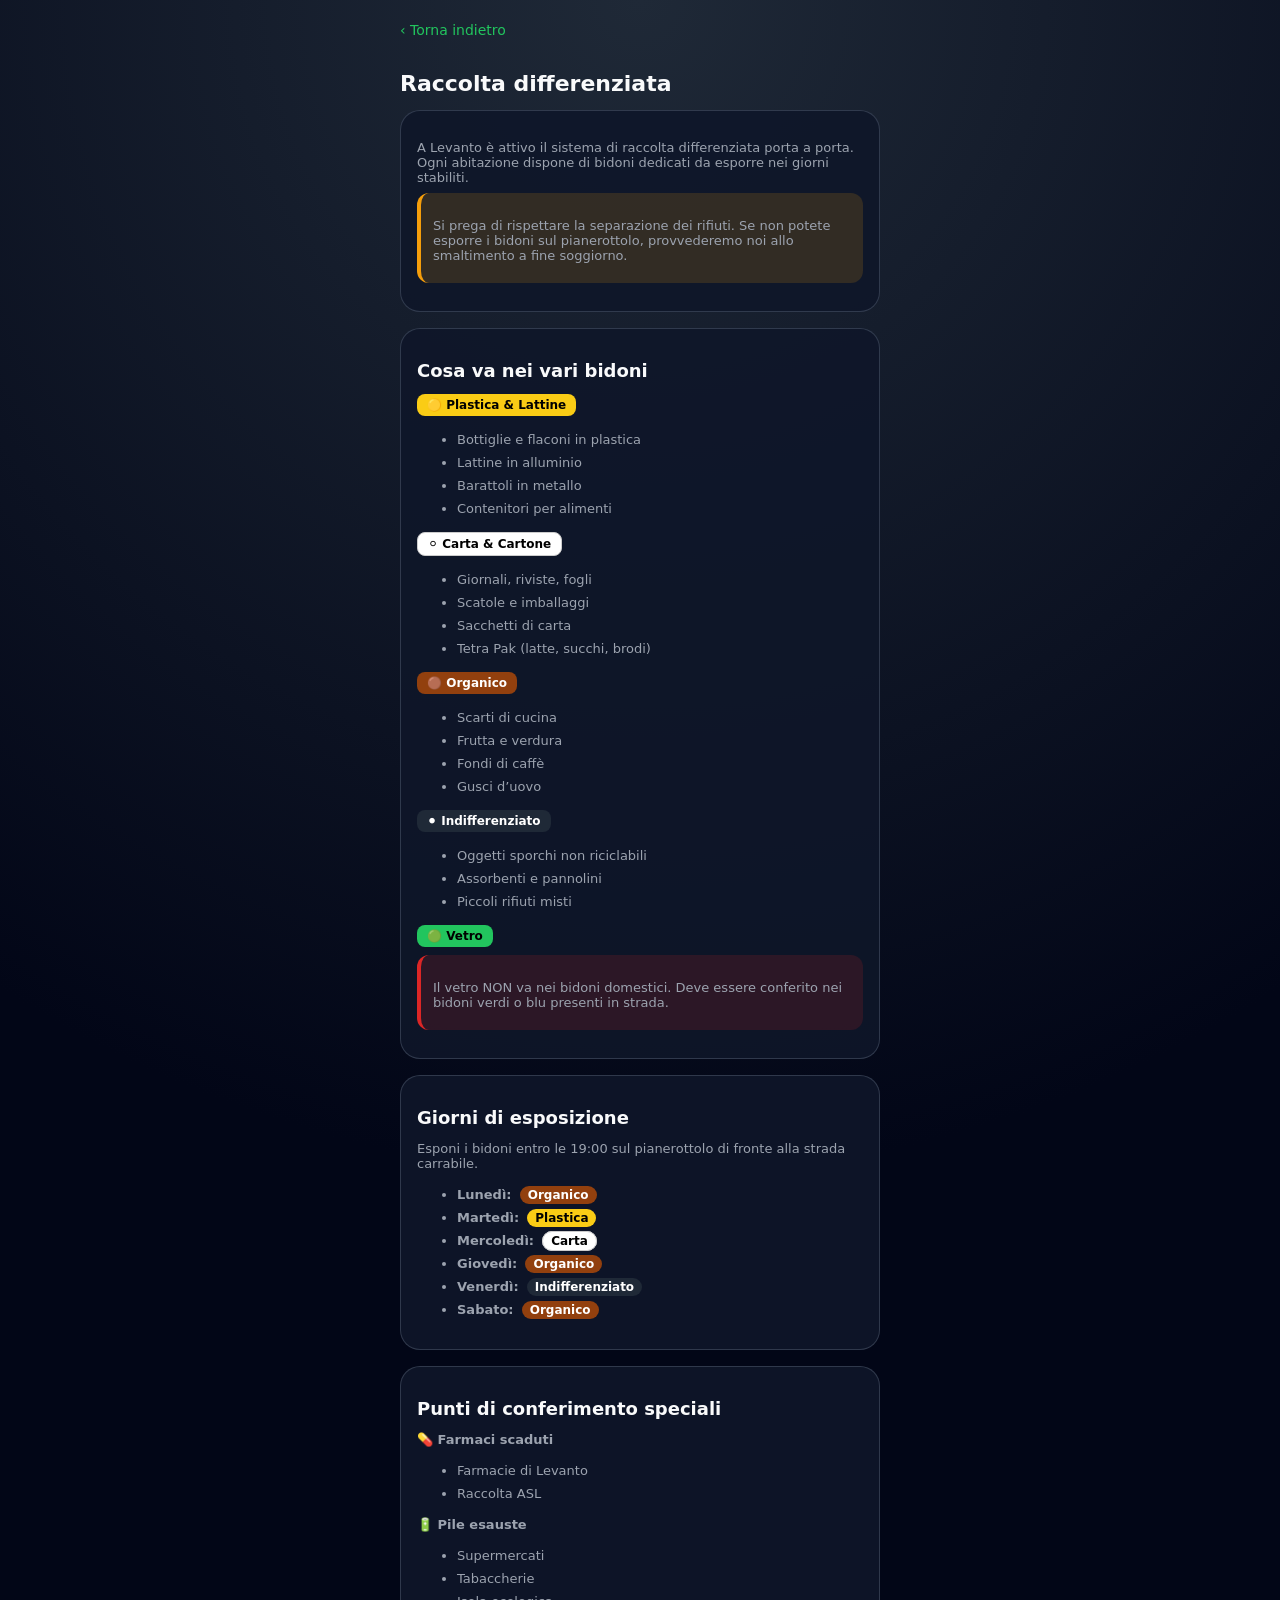
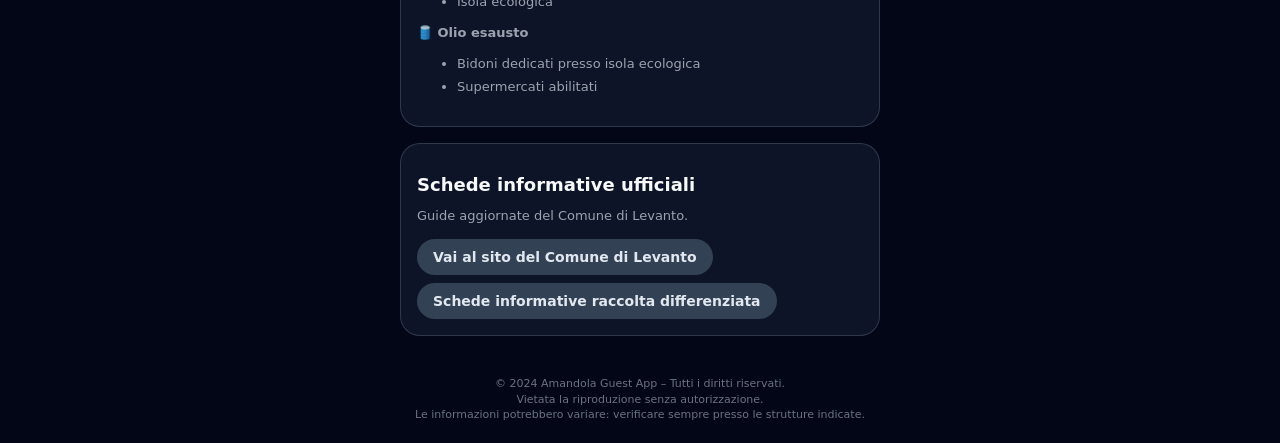
<file: RaccoltaDifferenziata.html>
<!DOCTYPE html>
<html lang="it">
<head>
  <meta charset="UTF-8" />
  <meta name="viewport" content="width=device-width, initial-scale=1" />
  <meta name="robots" content="noindex, nofollow">
  <title data-i18n="title">Raccolta differenziata</title>

  <style>
    :root {
      --bg: #050816;
      --card: #111827;
      --accent: #22c55e;
      --warning: #f59e0b;
      --alert: #dc2626;
      --text: #f9fafb;
      --muted: #9ca3af;
      --radius-lg: 20px;

      --yellow: #facc15;
      --blue: #3b82f6;
      --brown: #92400e;
      --black: #1f2937;
      --green: #22c55e;
      --white: #ffffff;
    }

    body {
      background: radial-gradient(circle at top, #1f2937 0, #020617 55%);
      color: var(--text);
      font-family: system-ui, sans-serif;
      padding: 20px;
      max-width: 480px;
      margin: 0 auto;
    }

    h1 {
      font-size: 22px;
      margin-bottom: 14px;
      font-weight: 600;
    }

    .place {
      background: rgba(15, 23, 42, 0.9);
      border: 1px solid rgba(148, 163, 184, 0.25);
      border-radius: var(--radius-lg);
      padding: 16px;
      margin-bottom: 16px;
    }

    .place h2 {
      font-size: 18px;
      margin-bottom: 6px;
    }

    .place p,
    li {
      font-size: 13px;
      color: var(--muted);
      margin-bottom: 8px;
    }

    .badge {
      display: inline-block;
      padding: 4px 10px;
      border-radius: 8px;
      font-size: 12px;
      font-weight: 700;
      margin-right: 6px;
    }

    .yellow { background: var(--yellow); color: #000; }
    .blue { background: var(--blue); color: #fff; }
    .brown { background: var(--brown); color: #fff; }
    .black { background: var(--black); color: #fff; }
    .green { background: var(--green); color: #000; }
    .white { background: var(--white); color: #000; border: 1px solid #ccc; }

    .word-badge {
      padding: 2px 8px;
      border-radius: 999px;
      font-size: 12px;
      font-weight: 700;
      margin-left: 4px;
    }

    .word-brown { background: var(--brown); color: #fff; }
    .word-yellow { background: var(--yellow); color: #000; }
    .word-white { background: var(--white); color: #000; border: 1px solid #ccc; }
    .word-black { background: var(--black); color: #fff; }

    .alert-box {
      background: rgba(220, 38, 38, 0.15);
      border-left: 4px solid var(--alert);
      padding: 12px;
      border-radius: 12px;
      margin-bottom: 12px;
    }

    .warning-box {
      background: rgba(245, 158, 11, 0.15);
      border-left: 4px solid var(--warning);
      padding: 12px;
      border-radius: 12px;
      margin-bottom: 12px;
    }

    .btn {
      display: inline-block;
      background: var(--accent);
      color: #022c22;
      padding: 10px 16px;
      border-radius: 999px;
      font-size: 14px;
      font-weight: 600;
      text-decoration: none;
      text-align: center;
      margin-top: 8px;
    }

    .btn-secondary {
      background: #334155;
      color: #e2e8f0;
    }

    .back {
      display: inline-block;
      margin-bottom: 18px;
      color: var(--accent);
      text-decoration: none;
      font-size: 14px;
    }
  </style>
</head>

<body>

  <a href="Amandola.html" class="back" data-i18n="back">‹ Torna indietro</a>

  <h1 data-i18n="title">Raccolta differenziata</h1>

  <!-- INTRO -->
  <div class="place">
    <p data-i18n="intro">
      A Levanto è attivo il sistema di raccolta differenziata porta a porta.
      Ogni abitazione dispone di bidoni dedicati da esporre nei giorni stabiliti.
    </p>

    <div class="warning-box">
      <p data-i18n="respect">
        Si prega di rispettare la separazione dei rifiuti.
        Se non potete esporre i bidoni sul pianerottolo, provvederemo noi allo smaltimento a fine soggiorno.
      </p>
    </div>
  </div>

  <!-- COSA VA DOVE -->
  <div class="place">
    <h2 data-i18n="whereTitle">Cosa va nei vari bidoni</h2>

    <!-- PLASTICA -->
    <p>
      <span class="badge yellow">
        🟡 <span data-i18n="plastLabel">Plastica & Lattine</span>
      </span>
    </p>
    <ul>
      <li data-i18n="plast1">Bottiglie e flaconi in plastica</li>
      <li data-i18n="plast2">Lattine in alluminio</li>
      <li data-i18n="plast3">Barattoli in metallo</li>
      <li data-i18n="plast4">Contenitori per alimenti</li>
    </ul>

    <!-- CARTA -->
    <p>
      <span class="badge white">
        ⚪ <span data-i18n="paperLabel">Carta & Cartone</span>
      </span>
    </p>
    <ul>
      <li data-i18n="paper1">Giornali, riviste, fogli</li>
      <li data-i18n="paper2">Scatole e imballaggi</li>
      <li data-i18n="paper3">Sacchetti di carta</li>
      <li data-i18n="paper4">Tetra Pak (latte, succhi, brodi)</li>
    </ul>

    <!-- ORGANICO -->
    <p>
      <span class="badge brown">
        🟤 <span data-i18n="orgLabel">Organico</span>
      </span>
    </p>
    <ul>
      <li data-i18n="org1">Scarti di cucina</li>
      <li data-i18n="org2">Frutta e verdura</li>
      <li data-i18n="org3">Fondi di caffè</li>
      <li data-i18n="org4">Gusci d’uovo</li>
    </ul>

    <!-- INDIFFERENZIATO -->
    <p>
      <span class="badge black">
        ⚫ <span data-i18n="indLabel">Indifferenziato</span>
      </span>
    </p>
    <ul>
      <li data-i18n="ind1">Oggetti sporchi non riciclabili</li>
      <li data-i18n="ind2">Assorbenti e pannolini</li>
      <li data-i18n="ind3">Piccoli rifiuti misti</li>
    </ul>

    <!-- VETRO -->
    <p>
      <span class="badge green">
        🟢 <span data-i18n="glassLabel">Vetro</span>
      </span>
    </p>
    <div class="alert-box">
      <p data-i18n="glass">
        Il vetro NON va nei bidoni domestici.
        Deve essere conferito nei bidoni verdi o blu presenti in strada.
      </p>
    </div>
  </div>

  <!-- GIORNI -->
  <div class="place">
    <h2 data-i18n="daysTitle">Giorni di esposizione</h2>
    <p data-i18n="daysDesc">
      Esponi i bidoni <strong>entro le 19:00</strong> sul pianerottolo di fronte alla strada carrabile.
    </p>

    <ul>
      <li>
        <strong data-i18n="mon">Lunedì:</strong>
        <span class="word-badge word-brown" data-i18n="orgWord">Organico</span>
      </li>
      <li>
        <strong data-i18n="tue">Martedì:</strong>
        <span class="word-badge word-yellow" data-i18n="plastWord">Plastica</span>
      </li>
      <li>
        <strong data-i18n="wed">Mercoledì:</strong>
        <span class="word-badge word-white" data-i18n="paperWord">Carta</span>
      </li>
      <li>
        <strong data-i18n="thu">Giovedì:</strong>
        <span class="word-badge word-brown" data-i18n="orgWord">Organico</span>
      </li>
      <li>
        <strong data-i18n="fri">Venerdì:</strong>
        <span class="word-badge word-black" data-i18n="indWord">Indifferenziato</span>
      </li>
      <li>
        <strong data-i18n="sat">Sabato:</strong>
        <span class="word-badge word-brown" data-i18n="orgWord">Organico</span>
      </li>
    </ul>
  </div>

  <!-- SPECIALI -->
  <div class="place">
    <h2 data-i18n="specialTitle">Punti di conferimento speciali</h2>

    <p><strong>💊 <span data-i18n="meds">Farmaci scaduti</span></strong></p>
    <ul>
      <li data-i18n="med1">Farmacie di Levanto</li>
      <li data-i18n="med2">Raccolta ASL</li>
    </ul>

    <p><strong>🔋 <span data-i18n="batt">Pile esauste</span></strong></p>
    <ul>
      <li data-i18n="bat1">Supermercati</li>
      <li data-i18n="bat2">Tabaccherie</li>
      <li data-i18n="bat3">Isola ecologica</li>
    </ul>

    <p><strong>🛢️ <span data-i18n="oil">Olio esausto</span></strong></p>
    <ul>
      <li data-i18n="oil1">Bidoni dedicati presso isola ecologica</li>
      <li data-i18n="oil2">Supermercati abilitati</li>
    </ul>
  </div>

  <!-- LINK UFFICIALI -->
  <div class="place">
    <h2 data-i18n="linksTitle">Schede informative ufficiali</h2>
    <p data-i18n="linksDesc">Guide aggiornate del Comune di Levanto.</p>

    <a class="btn btn-secondary" href="https://www.comune.levanto.sp.it" target="_blank" data-i18n="linkComune">
      Vai al sito del Comune di Levanto
    </a>

    <a class="btn btn-secondary" href="https://www.comune.levanto.sp.it/pagina/raccolta-differenziata" target="_blank" data-i18n="linkSchede">
      Schede informative raccolta differenziata
    </a>
  </div>
 
  <footer style="text-align:center; font-size:11px; color:#6b7280; margin-top:40px; line-height:1.4;">
    <span data-i18n="footerCopy">© 2024 Amandola Guest App – Tutti i diritti riservati.</span><br>
    <span data-i18n="footerNoRepro">Vietata la riproduzione senza autorizzazione.</span><br>
    <span data-i18n="footerDisclaimer">Le informazioni potrebbero variare: verificare sempre presso le strutture indicate.</span>
  </footer>

  <!-- SCRIPT MULTILINGUA -->
  <script>
    const translations = {
      it: {
        title: "Raccolta differenziata",
        back: "‹ Torna indietro",
        intro: "A Levanto è attivo il sistema di raccolta differenziata porta a porta. Ogni abitazione dispone di bidoni dedicati da esporre nei giorni stabiliti.",
        respect: "Si prega di rispettare la separazione dei rifiuti. Se non potete esporre i bidoni sul pianerottolo, provvederemo noi allo smaltimento a fine soggiorno.",
        whereTitle: "Cosa va nei vari bidoni",
        plastLabel: "Plastica & Lattine",
        paperLabel: "Carta & Cartone",
        orgLabel: "Organico",
        indLabel: "Indifferenziato",
        glassLabel: "Vetro",
        plast1: "Bottiglie e flaconi in plastica",
        plast2: "Lattine in alluminio",
        plast3: "Barattoli in metallo",
        plast4: "Contenitori per alimenti",
        paper1: "Giornali, riviste, fogli",
        paper2: "Scatole e imballaggi",
        paper3: "Sacchetti di carta",
        paper4: "Tetra Pak (latte, succhi, brodi)",
        org1: "Scarti di cucina",
        org2: "Frutta e verdura",
        org3: "Fondi di caffè",
        org4: "Gusci d’uovo",
        ind1: "Oggetti sporchi non riciclabili",
        ind2: "Assorbenti e pannolini",
        ind3: "Piccoli rifiuti misti",
        glass: "Il vetro NON va nei bidoni domestici. Deve essere conferito nei bidoni verdi o blu presenti in strada.",
        daysTitle: "Giorni di esposizione",
        daysDesc: "Esponi i bidoni entro le 19:00 sul pianerottolo di fronte alla strada carrabile.",
        mon: "Lunedì:",
        tue: "Martedì:",
        wed: "Mercoledì:",
        thu: "Giovedì:",
        fri: "Venerdì:",
        sat: "Sabato:",
        orgWord: "Organico",
        plastWord: "Plastica",
        paperWord: "Carta",
        indWord: "Indifferenziato",
        specialTitle: "Punti di conferimento speciali",
        meds: "Farmaci scaduti",
        med1: "Farmacie di Levanto",
        med2: "Raccolta ASL",
        batt: "Pile esauste",
        bat1: "Supermercati",
        bat2: "Tabaccherie",
        bat3: "Isola ecologica",
        oil: "Olio esausto",
        oil1: "Bidoni dedicati presso isola ecologica",
        oil2: "Supermercati abilitati",
        linksTitle: "Schede informative ufficiali",
        linksDesc: "Guide aggiornate del Comune di Levanto.",
        linkComune: "Vai al sito del Comune di Levanto",
        linkSchede: "Schede informative raccolta differenziata",
        footerCopy: "© 2024 Amandola Guest App – Tutti i diritti riservati.",
        footerNoRepro: "Vietata la riproduzione senza autorizzazione.",
        footerDisclaimer: "Le informazioni potrebbero variare: verificare sempre presso le strutture indicate.",

      },

      en: {
        title: "Recycling & Waste Sorting",
        back: "‹ Go back",
        intro: "Levanto uses a door-to-door waste collection system. Each home has dedicated bins to be placed outside on specific days.",
        respect: "Please respect the waste separation rules. If you cannot place the bins outside, we will dispose of everything at the end of your stay.",
        whereTitle: "What goes in each bin",
        plastLabel: "Plastic & Cans",
        paperLabel: "Paper & Cardboard",
        orgLabel: "Organic waste",
        indLabel: "General waste",
        glassLabel: "Glass",
        plast1: "Plastic bottles and containers",
        plast2: "Aluminum cans",
        plast3: "Metal tins",
        plast4: "Food containers",
        paper1: "Newspapers, magazines, sheets",
        paper2: "Boxes and cardboard",
        paper3: "Paper bags",
        paper4: "Tetra Pak (milk, juice, broth cartons)",
        org1: "Kitchen scraps",
        org2: "Fruit and vegetables",
        org3: "Coffee grounds",
        org4: "Eggshells",
        ind1: "Non-recyclable dirty items",
        ind2: "Sanitary waste",
        ind3: "Mixed small waste",
        glass: "Glass must NOT be placed in home bins. Use the green or blue street containers.",
        daysTitle: "Collection days",
        daysDesc: "Place the bins outside by 19:00 on the landing facing the driveway.",
        mon: "Monday:",
        tue: "Tuesday:",
        wed: "Wednesday:",
        thu: "Thursday:",
        fri: "Friday:",
        sat: "Saturday:",
        orgWord: "Organic",
        plastWord: "Plastic",
        paperWord: "Paper",
        indWord: "General waste",
        specialTitle: "Special waste points",
        meds: "Expired medicines",
        med1: "Local pharmacies",
        med2: "ASL collection points",
        batt: "Used batteries",
        bat1: "Supermarkets",
        bat2: "Tobacco shops",
        bat3: "Recycling center",
        oil: "Used cooking oil",
        oil1: "Dedicated bins at recycling center",
        oil2: "Authorized supermarkets",
        linksTitle: "Official information",
        linksDesc: "Updated guides from the Municipality of Levanto.",
        linkComune: "Visit Levanto Municipality website",
        linkSchede: "Recycling information sheets",
        footerCopy: "© 2024 Amandola Guest App – All rights reserved.",
        footerNoRepro: "Reproduction without permission is prohibited.",
        footerDisclaimer: "Information may vary: please verify with the listed facilities.",

      },

      fr: {
        title: "Tri sélectif",
        back: "‹ Retour",
        intro: "Levanto utilise un système de collecte des déchets porte-à-porte. Chaque logement dispose de bacs à sortir les jours prévus.",
        respect: "Merci de respecter le tri des déchets. Si vous ne pouvez pas sortir les bacs, nous nous en chargerons en fin de séjour.",
        whereTitle: "Que mettre dans chaque bac",
        plastLabel: "Plastique & Canettes",
        paperLabel: "Papier & Carton",
        orgLabel: "Déchets organiques",
        indLabel: "Ordures ménagères",
        glassLabel: "Verre",
        plast1: "Bouteilles et contenants en plastique",
        plast2: "Canettes en aluminium",
        plast3: "Boîtes métalliques",
        plast4: "Emballages alimentaires",
        paper1: "Journaux, magazines, feuilles",
        paper2: "Cartons et emballages",
        paper3: "Sacs en papier",
        paper4: "Tetra Pak (lait, jus, bouillons)",
        org1: "Restes alimentaires",
        org2: "Fruits et légumes",
        org3: "Marc de café",
        org4: "Coquilles d’œufs",
        ind1: "Déchets non recyclables",
        ind2: "Déchets sanitaires",
        ind3: "Petits déchets mixtes",
        glass: "Le verre ne doit PAS être jeté dans les bacs domestiques. Utilisez les conteneurs verts ou bleus dans la rue.",
        daysTitle: "Jours de collecte",
        daysDesc: "Sortir les bacs avant 19h00 sur le palier donnant sur la voie carrossable.",
        mon: "Lundi :",
        tue: "Mardi :",
        wed: "Mercredi :",
        thu: "Jeudi :",
        fri: "Vendredi :",
        sat: "Samedi :",
        orgWord: "Déchets organiques",
        plastWord: "Plastique",
        paperWord: "Papier",
        indWord: "Ordures ménagères",
        specialTitle: "Points de collecte spéciaux",
        meds: "Médicaments périmés",
        med1: "Pharmacies de Levanto",
        med2: "Points de collecte ASL",
        batt: "Piles usagées",
        bat1: "Supermarchés",
        bat2: "Bureaux de tabac",
        bat3: "Déchetterie",
        oil: "Huile usagée",
        oil1: "Bacs dédiés à la déchetterie",
        oil2: "Supermarchés autorisés",
        linksTitle: "Informations officielles",
        linksDesc: "Guides mis à jour par la commune de Levanto.",
        linkComune: "Site officiel de la commune de Levanto",
        linkSchede: "Fiches d’information sur le tri",
        footerCopy: "© 2024 Amandola Guest App – Tous droits réservés.",
        footerNoRepro: "Reproduction interdite sans autorisation.",
        footerDisclaimer: "Les informations peuvent varier : vérifiez auprès des établissements indiqués.",

      },

      es: {
        title: "Recogida selectiva",
        back: "‹ Volver",
        intro: "En Levanto existe un sistema de recogida de residuos puerta a puerta. Cada vivienda dispone de cubos específicos que se sacan en días determinados.",
        respect: "Por favor, respete la separación de residuos. Si no puede sacar los cubos al rellano, nos encargaremos de la eliminación al final de la estancia.",
        whereTitle: "Qué va en cada cubo",
        plastLabel: "Plástico y latas",
        paperLabel: "Papel y cartón",
        orgLabel: "Orgánico",
        indLabel: "Resto",
        glassLabel: "Vidrio",
        plast1: "Botellas y envases de plástico",
        plast2: "Latas de aluminio",
        plast3: "Botes metálicos",
        plast4: "Envases de alimentos",
        paper1: "Periódicos, revistas, hojas",
        paper2: "Cajas y cartón",
        paper3: "Bolsas de papel",
        paper4: "Tetra Pak (leche, zumos, caldos)",
        org1: "Restos de comida",
        org2: "Fruta y verdura",
        org3: "Posos de café",
        org4: "Cáscaras de huevo",
        ind1: "Residuos sucios no reciclables",
        ind2: "Residuos sanitarios",
        ind3: "Pequeños residuos mezclados",
        glass: "El vidrio NO debe tirarse en los cubos de casa. Utilice los contenedores verdes o azules en la calle.",
        daysTitle: "Días de recogida",
        daysDesc: "Saca los cubos antes de las 19:00 en el rellano frente a la calle transitable.",
        mon: "Lunes:",
        tue: "Martes:",
        wed: "Miércoles:",
        thu: "Jueves:",
        fri: "Viernes:",
        sat: "Sábado:",
        orgWord: "Orgánico",
        plastWord: "Plástico",
        paperWord: "Papel",
        indWord: "Resto",
        specialTitle: "Puntos de recogida especiales",
        meds: "Medicamentos caducados",
        med1: "Farmacias de Levanto",
        med2: "Puntos de recogida ASL",
        batt: "Pilas usadas",
        bat1: "Supermercados",
        bat2: "Estancos",
        bat3: "Punto limpio / isla ecológica",
        oil: "Aceite usado",
        oil1: "Contenedores específicos en el punto limpio",
        oil2: "Supermercados autorizados",
        linksTitle: "Información oficial",
        linksDesc: "Guías actualizadas del Ayuntamiento de Levanto.",
        linkComune: "Ir al sitio del Ayuntamiento de Levanto",
        linkSchede: "Fichas informativas de recogida selectiva",
        footerCopy: "© 2024 Amandola Guest App – Tous droits réservés.",
        footerNoRepro: "Reproduction interdite sans autorisation.",
        footerDisclaimer: "Les informations peuvent varier : vérifiez auprès des établissements indiqués.",

      },

      de: {
        title: "Mülltrennung",
        back: "‹ Zurück",
        intro: "In Levanto gibt es ein Haus-zu-Haus-System für die Mülltrennung. Jede Wohnung hat eigene Tonnen, die an bestimmten Tagen bereitgestellt werden.",
        respect: "Bitte halten Sie sich an die Mülltrennung. Wenn Sie die Tonnen nicht vor die Tür stellen können, entsorgen wir alles am Ende Ihres Aufenthalts.",
        whereTitle: "Was in welche Tonne gehört",
        plastLabel: "Kunststoff & Dosen",
        paperLabel: "Papier & Karton",
        orgLabel: "Biomüll",
        indLabel: "Restmüll",
        glassLabel: "Glas",
        plast1: "Plastikflaschen und -behälter",
        plast2: "Aluminiumdosen",
        plast3: "Metallbehälter",
        plast4: "Lebensmittelverpackungen",
        paper1: "Zeitungen, Magazine, Papier",
        paper2: "Karton und Verpackungen",
        paper3: "Papiertüten",
        paper4: "Tetra Pak (Milch-, Saft-, Brühepackungen)",
        org1: "Küchenabfälle",
        org2: "Obst und Gemüse",
        org3: "Kaffeefilter und -satz",
        org4: "Eierschalen",
        ind1: "Nicht recycelbare verschmutzte Abfälle",
        ind2: "Hygieneartikel",
        ind3: "Kleine gemischte Abfälle",
        glass: "Glas darf NICHT in die Haustonnen. Bitte die grünen oder blauen Straßencontainer benutzen.",
        daysTitle: "Abholtage",
        daysDesc: "Stellen Sie die Tonnen bis 19:00 Uhr auf den Absatz zur Fahrbahnseite.",
        mon: "Montag:",
        tue: "Dienstag:",
        wed: "Mittwoch:",
        thu: "Donnerstag:",
        fri: "Freitag:",
        sat: "Samstag:",
        orgWord: "Biomüll",
        plastWord: "Kunststoff",
        paperWord: "Papier",
        indWord: "Restmüll",
        specialTitle: "Spezielle Sammelstellen",
        meds: "Abgelaufene Medikamente",
        med1: "Apotheken in Levanto",
        med2: "ASL-Sammelstellen",
        batt: "Batterien",
        bat1: "Supermärkte",
        bat2: "Tabakläden",
        bat3: "Wertstoffhof",
        oil: "Gebrauchtes Speiseöl",
        oil1: "Spezielle Behälter am Wertstoffhof",
        oil2: "Autorisierte Supermärkte",
        linksTitle: "Offizielle Informationen",
        linksDesc: "Aktuelle Informationen der Gemeinde Levanto.",
        linkComune: "Zur Website der Gemeinde Levanto",
        linkSchede: "Informationsblätter zur Mülltrennung",
        footerCopy: "© 2024 Amandola Guest App – Alle Rechte vorbehalten.",
        footerNoRepro: "Reproduktion ohne Genehmigung ist untersagt.",
        footerDisclaimer: "Informationen können variieren: bitte direkt bei den angegebenen Stellen prüfen.",

      }
    };

    const savedLang = localStorage.getItem("guestapp_lang") || "it";
    setLanguage(savedLang);

    function setLanguage(lang) {
      const dict = translations[lang] || translations["it"];
      document.querySelectorAll("[data-i18n]").forEach(el => {
        const key = el.getAttribute("data-i18n");
        if (!el.dataset.original) el.dataset.original = el.textContent;
        if (dict[key]) el.textContent = dict[key];
        else el.textContent = el.dataset.original;
      });
    }
  </script>

</body>
</html>
</file>
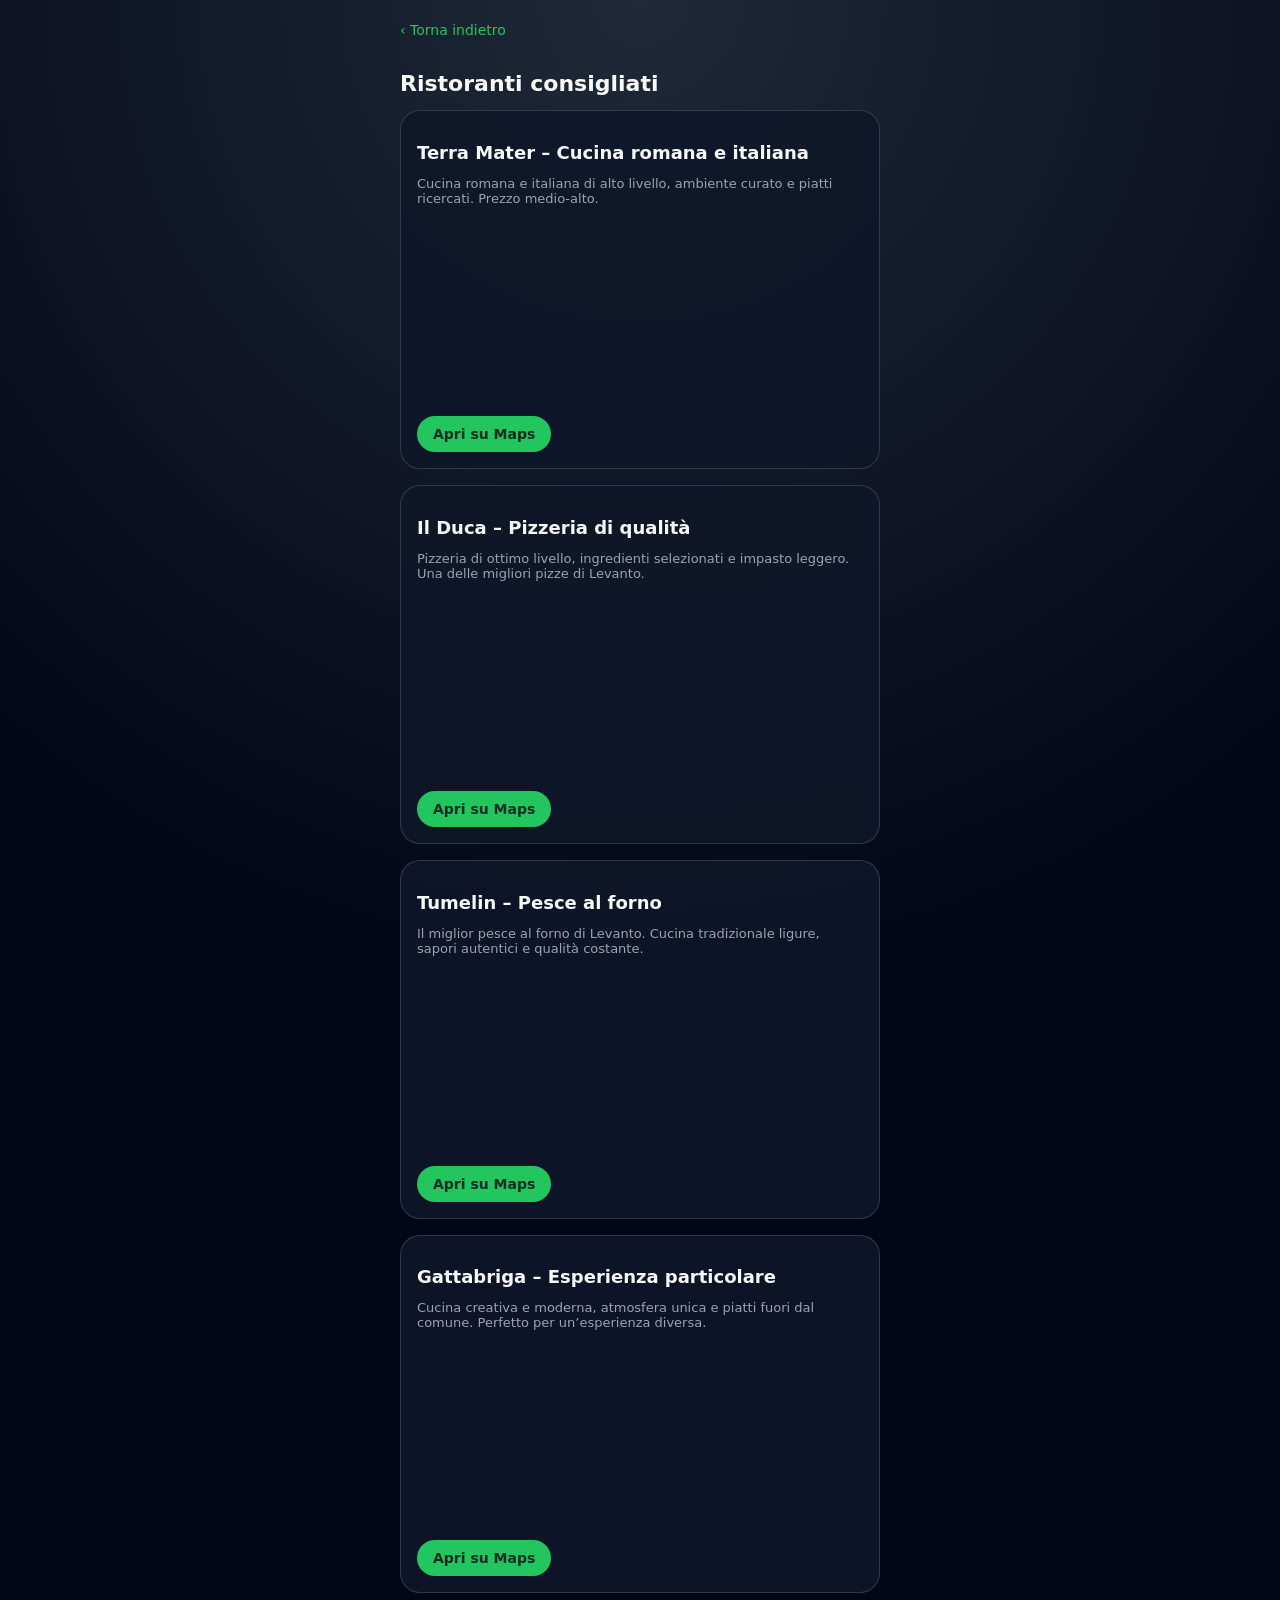
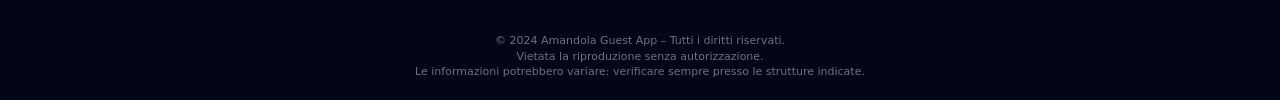
<file: Ristoranti consigliati.html>
<!DOCTYPE html>
<html lang="it">
<head>
  <meta charset="UTF-8" />
  <meta name="viewport" content="width=device-width, initial-scale=1" />
  <meta name="robots" content="noindex, nofollow">
  <title data-i18n="titleRestaurants">Ristoranti consigliati</title>

  <style>
    :root {
      --bg: #050816;
      --card: #111827;
      --accent: #22c55e;
      --text: #f9fafb;
      --muted: #9ca3af;
      --radius-lg: 20px;
    }

    body {
      background: radial-gradient(circle at top, #1f2937 0, #020617 55%);
      color: var(--text);
      font-family: system-ui, sans-serif;
      padding: 20px;
      max-width: 480px;
      margin: 0 auto;
    }

    h1 {
      font-size: 22px;
      margin-bottom: 14px;
      font-weight: 600;
    }

    .place {
      background: rgba(15, 23, 42, 0.9);
      border: 1px solid rgba(148, 163, 184, 0.25);
      border-radius: var(--radius-lg);
      padding: 16px;
      margin-bottom: 16px;
    }

    .place h2 {
      font-size: 18px;
      margin-bottom: 6px;
    }

    .place p {
      font-size: 13px;
      color: var(--muted);
      margin-bottom: 8px;
    }

    iframe {
      width: 100%;
      height: 180px;
      border: 0;
      border-radius: 14px;
      margin-bottom: 10px;
    }

    .btn {
      display: inline-block;
      background: var(--accent);
      color: #022c22;
      padding: 10px 16px;
      border-radius: 999px;
      font-size: 14px;
      font-weight: 600;
      text-decoration: none;
      margin-top: 8px;
    }

    .back {
      display: inline-block;
      margin-bottom: 18px;
      color: var(--accent);
      text-decoration: none;
      font-size: 14px;
    }
  </style>
</head>

<body>

  <a href="Amandola.html" class="back" data-i18n="back">‹ Torna indietro</a>

  <h1 data-i18n="restaurantsTitle">Ristoranti consigliati</h1>

  <!-- TERRA MATER -->
  <div class="place">
    <h2 data-i18n="terraTitle">Terra Mater – Cucina romana e italiana</h2>
    <p data-i18n="terraDesc">
      Cucina romana e italiana di alto livello, ambiente curato e piatti ricercati. Prezzo medio-alto.
    </p>

    <iframe src="https://www.google.com/maps?q=Terra+Mater+Levanto&output=embed"></iframe>

    <a class="btn" href="https://maps.google.com/?q=Terra+Mater+Levanto" target="_blank" data-i18n="openMaps">
      Apri su Maps
    </a>
  </div>

  <!-- IL DUCA -->
  <div class="place">
    <h2 data-i18n="ducaTitle">Il Duca – Pizzeria di qualità</h2>
    <p data-i18n="ducaDesc">
      Pizzeria di ottimo livello, ingredienti selezionati e impasto leggero. Una delle migliori pizze di Levanto.
    </p>

    <iframe src="https://www.google.com/maps?q=Pizzeria+Il+Duca+Levanto&output=embed"></iframe>

    <a class="btn" href="https://maps.google.com/?q=Pizzeria+Il+Duca+Levanto" target="_blank" data-i18n="openMaps">
      Apri su Maps
    </a>
  </div>

  <!-- TUMELIN -->
  <div class="place">
    <h2 data-i18n="tumelinTitle">Tumelin – Pesce al forno</h2>
    <p data-i18n="tumelinDesc">
      Il miglior pesce al forno di Levanto. Cucina tradizionale ligure, sapori autentici e qualità costante.
    </p>

    <iframe src="https://www.google.com/maps?q=Ristorante+Tumelin+Levanto&output=embed"></iframe>

    <a class="btn" href="https://maps.google.com/?q=Ristorante+Tumelin+Levanto" target="_blank" data-i18n="openMaps">
      Apri su Maps
    </a>
  </div>

  <!-- GATTABRIGA -->
  <div class="place">
    <h2 data-i18n="gattaTitle">Gattabriga – Esperienza particolare</h2>
    <p data-i18n="gattaDesc">
      Cucina creativa e moderna, atmosfera unica e piatti fuori dal comune. Perfetto per un’esperienza diversa.
    </p>

    <iframe src="https://www.google.com/maps?q=Gattabriga+Levanto&output=embed"></iframe>

    <a class="btn" href="https://maps.google.com/?q=Gattabriga+Levanto" target="_blank" data-i18n="openMaps">
      Apri su Maps
    </a>
  </div>

  <footer style="text-align:center; font-size:11px; color:#6b7280; margin-top:40px; line-height:1.4;">
    <span data-i18n="footerCopy">© 2024 Amandola Guest App – Tutti i diritti riservati.</span><br>
    <span data-i18n="footerNoRepro">Vietata la riproduzione senza autorizzazione.</span><br>
    <span data-i18n="footerDisclaimer">Le informazioni potrebbero variare: verificare sempre presso le strutture indicate.</span>
  </footer>

  <!-- SCRIPT MULTILINGUA -->
  <script>
    const translations = {
      it: {
        titleRestaurants: "Ristoranti consigliati",
        restaurantsTitle: "Ristoranti consigliati",
        back: "‹ Torna indietro",

        terraTitle: "Terra Mater – Cucina romana e italiana",
        terraDesc: "Cucina romana e italiana di alto livello, ambiente curato e piatti ricercati. Prezzo medio-alto.",

        ducaTitle: "Il Duca – Pizzeria di qualità",
        ducaDesc: "Pizzeria di ottimo livello, ingredienti selezionati e impasto leggero. Una delle migliori pizze di Levanto.",

        tumelinTitle: "Tumelin – Pesce al forno",
        tumelinDesc: "Il miglior pesce al forno di Levanto. Cucina tradizionale ligure, sapori autentici e qualità costante.",

        gattaTitle: "Gattabriga – Esperienza particolare",
        gattaDesc: "Cucina creativa e moderna, atmosfera unica e piatti fuori dal comune. Perfetto per un’esperienza diversa.",

        openMaps: "Apri su Maps",

        footerCopy: "© 2024 Amandola Guest App – Tutti i diritti riservati.",
        footerNoRepro: "Vietata la riproduzione senza autorizzazione.",
        footerDisclaimer: "Le informazioni potrebbero variare: verificare sempre presso le strutture indicate.",

      },

      en: {
        titleRestaurants: "Recommended restaurants",
        restaurantsTitle: "Recommended restaurants",
        back: "‹ Go back",

        terraTitle: "Terra Mater – Roman & Italian cuisine",
        terraDesc: "High-level Roman and Italian cuisine, elegant atmosphere and refined dishes. Medium-high price.",

        ducaTitle: "Il Duca – Quality pizzeria",
        ducaDesc: "Excellent pizza with selected ingredients and light dough. One of the best in Levanto.",

        tumelinTitle: "Tumelin – Baked fish",
        tumelinDesc: "The best baked fish in Levanto. Traditional Ligurian cuisine with authentic flavors.",

        gattaTitle: "Gattabriga – Unique experience",
        gattaDesc: "Creative and modern cuisine, unique atmosphere and original dishes. Perfect for something different.",

        openMaps: "Open in Maps",

        footerCopy: "© 2024 Amandola Guest App – All rights reserved.",
        footerNoRepro: "Reproduction without permission is prohibited.",
        footerDisclaimer: "Information may vary: please verify with the listed facilities.",

      },

      fr: {
        titleRestaurants: "Restaurants recommandés",
        restaurantsTitle: "Restaurants recommandés",
        back: "‹ Retour",

        terraTitle: "Terra Mater – Cuisine romaine et italienne",
        terraDesc: "Cuisine romaine et italienne de haut niveau, ambiance soignée et plats raffinés. Prix moyen-élevé.",

        ducaTitle: "Il Duca – Pizzeria de qualité",
        ducaDesc: "Pizzeria de très bon niveau, ingrédients sélectionnés et pâte légère. L’une des meilleures de Levanto.",

        tumelinTitle: "Tumelin – Poisson au four",
        tumelinDesc: "Le meilleur poisson au four de Levanto. Cuisine ligure traditionnelle et saveurs authentiques.",

        gattaTitle: "Gattabriga – Expérience particulière",
        gattaDesc: "Cuisine créative et moderne, ambiance unique et plats originaux. Parfait pour une expérience différente.",

        openMaps: "Ouvrir dans Maps",

        footerCopy: "© 2024 Amandola Guest App – Tous droits réservés.",
        footerNoRepro: "Reproduction interdite sans autorisation.",
        footerDisclaimer: "Les informations peuvent varier : vérifiez auprès des établissements indiqués.",

      },

      es: {
        titleRestaurants: "Restaurantes recomendados",
        restaurantsTitle: "Restaurantes recomendados",
        back: "‹ Volver",

        terraTitle: "Terra Mater – Cocina romana e italiana",
        terraDesc: "Cocina romana e italiana de alto nivel, ambiente cuidado y platos refinados. Precio medio-alto.",

        ducaTitle: "Il Duca – Pizzería de calidad",
        ducaDesc: "Pizzería de excelente nivel, ingredientes seleccionados y masa ligera. Una de las mejores de Levanto.",

        tumelinTitle: "Tumelin – Pescado al horno",
        tumelinDesc: "El mejor pescado al horno de Levanto. Cocina tradicional ligur con sabores auténticos.",

        gattaTitle: "Gattabriga – Experiencia especial",
        gattaDesc: "Cocina creativa y moderna, ambiente único y platos originales. Perfecto para algo diferente.",

        openMaps: "Abrir en Maps",

        footerCopy: "© 2024 Amandola Guest App – Tous droits réservés.",
        footerNoRepro: "Reproduction interdite sans autorisation.",
        footerDisclaimer: "Les informations peuvent varier : vérifiez auprès des établissements indiqués.",

      },

      de: {
        titleRestaurants: "Empfohlene Restaurants",
        restaurantsTitle: "Empfohlene Restaurants",
        back: "‹ Zurück",

        terraTitle: "Terra Mater – Römische & italienische Küche",
        terraDesc: "Hochwertige römische und italienische Küche, gepflegtes Ambiente und raffinierte Gerichte. Mittel-hoher Preis.",

        ducaTitle: "Il Duca – Qualitäts-Pizzeria",
        ducaDesc: "Ausgezeichnete Pizza mit ausgewählten Zutaten und leichtem Teig. Eine der besten in Levanto.",

        tumelinTitle: "Tumelin – Fisch aus dem Ofen",
        tumelinDesc: "Der beste Ofenfisch in Levanto. Traditionelle ligurische Küche mit authentischem Geschmack.",

        gattaTitle: "Gattabriga – Besonderes Erlebnis",
        gattaDesc: "Kreative und moderne Küche, einzigartige Atmosphäre und originelle Gerichte. Perfekt für etwas Besonderes.",

        openMaps: "In Maps öffnen",

        footerCopy: "© 2024 Amandola Guest App – Alle Rechte vorbehalten.",
        footerNoRepro: "Reproduktion ohne Genehmigung ist untersagt.",
        footerDisclaimer: "Informationen können variieren: bitte direkt bei den angegebenen Stellen prüfen.",

      }
    };

    const savedLang = localStorage.getItem("guestapp_lang") || "it";
    setLanguage(savedLang);

    function setLanguage(lang) {
      const dict = translations[lang];
      document.querySelectorAll("[data-i18n]").forEach(el => {
        const key = el.getAttribute("data-i18n");
        if (!el.dataset.original) el.dataset.original = el.textContent;
        el.textContent = dict[key] || el.dataset.original;
      });
    }
  </script>

</body>
</html>
</file>
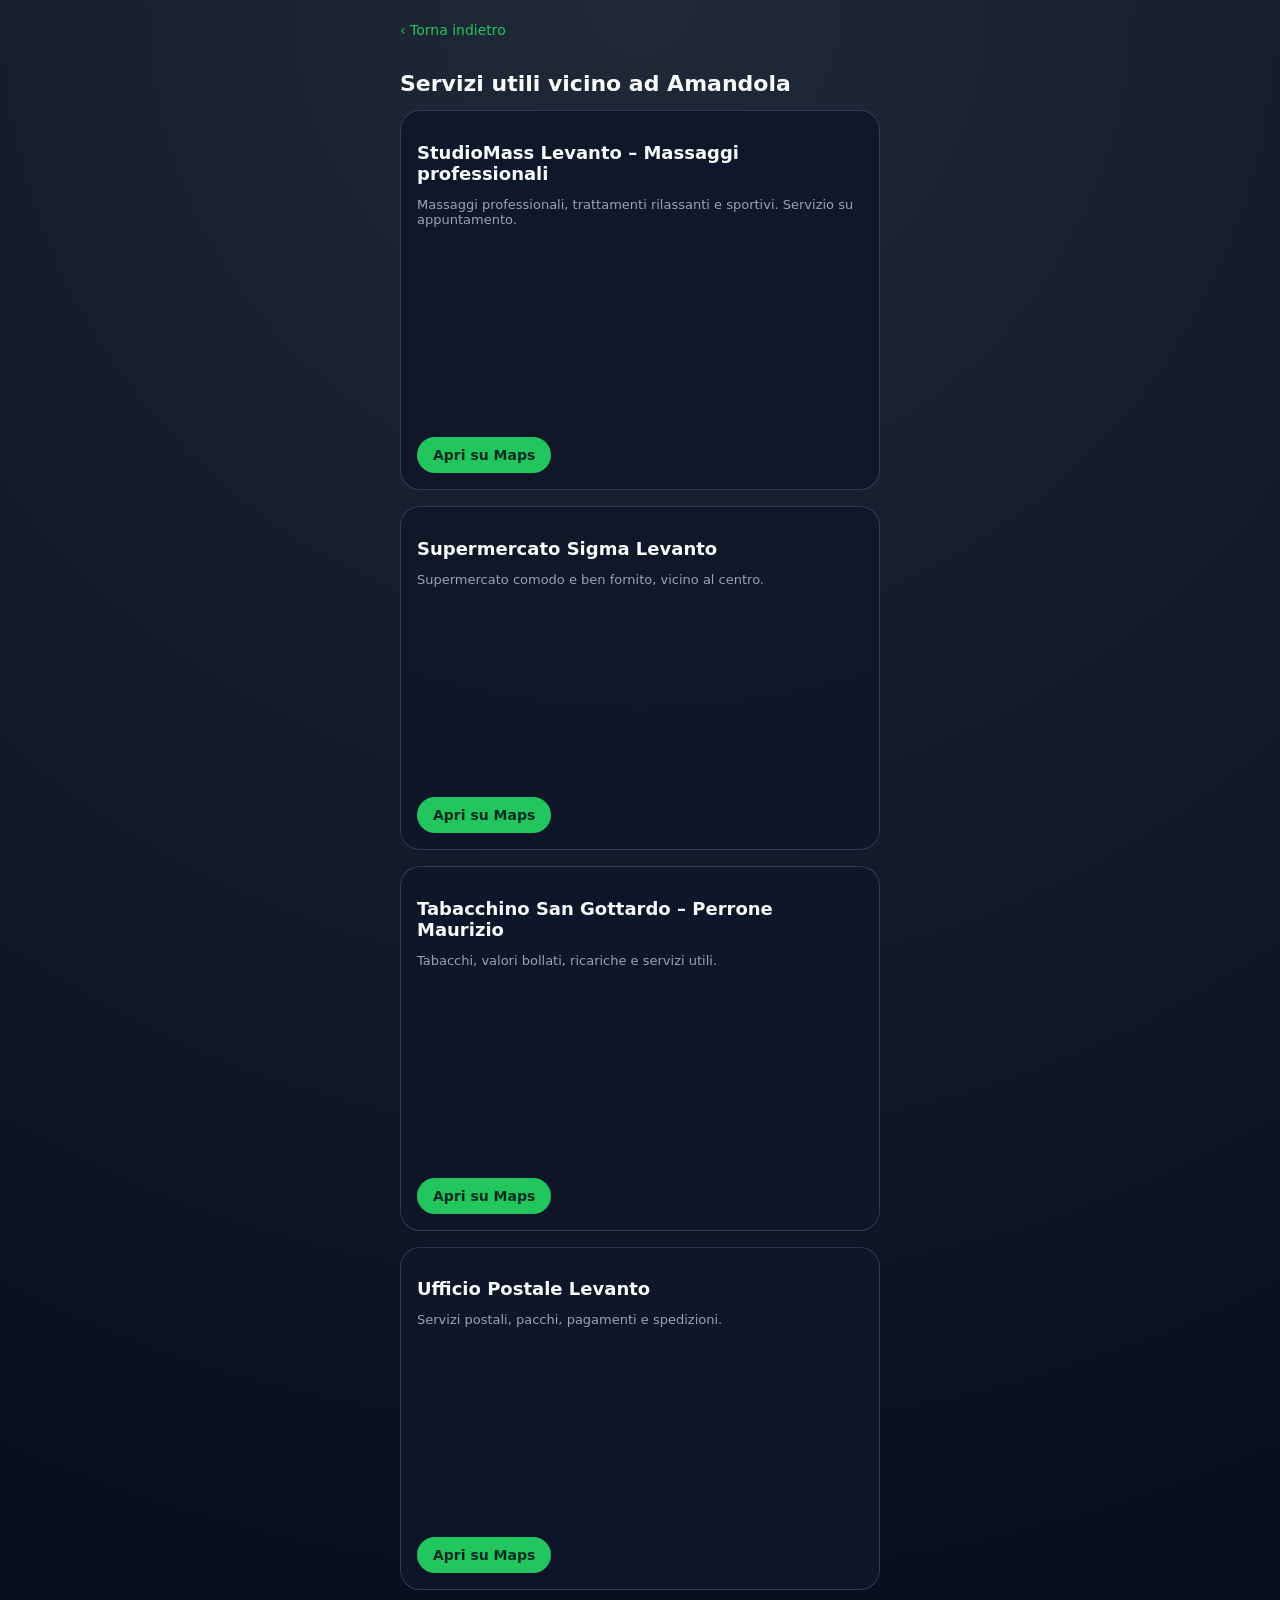
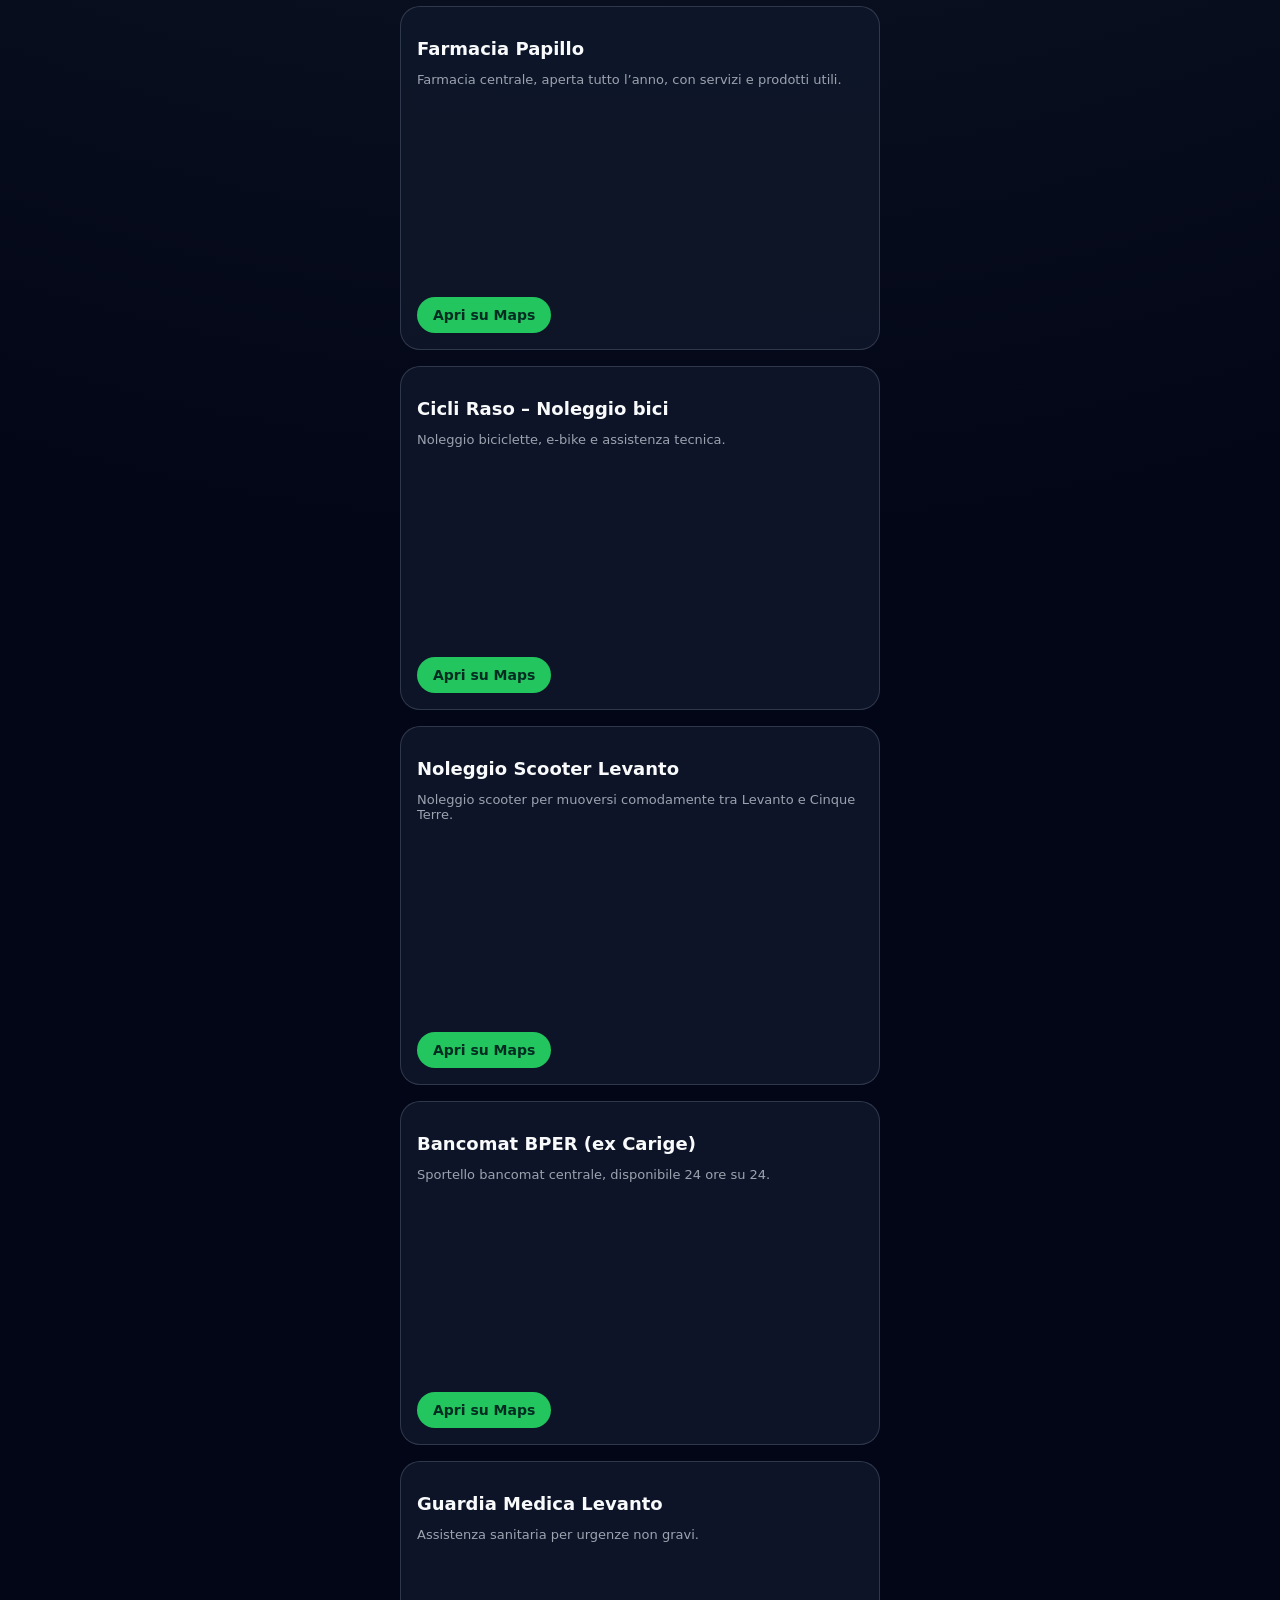
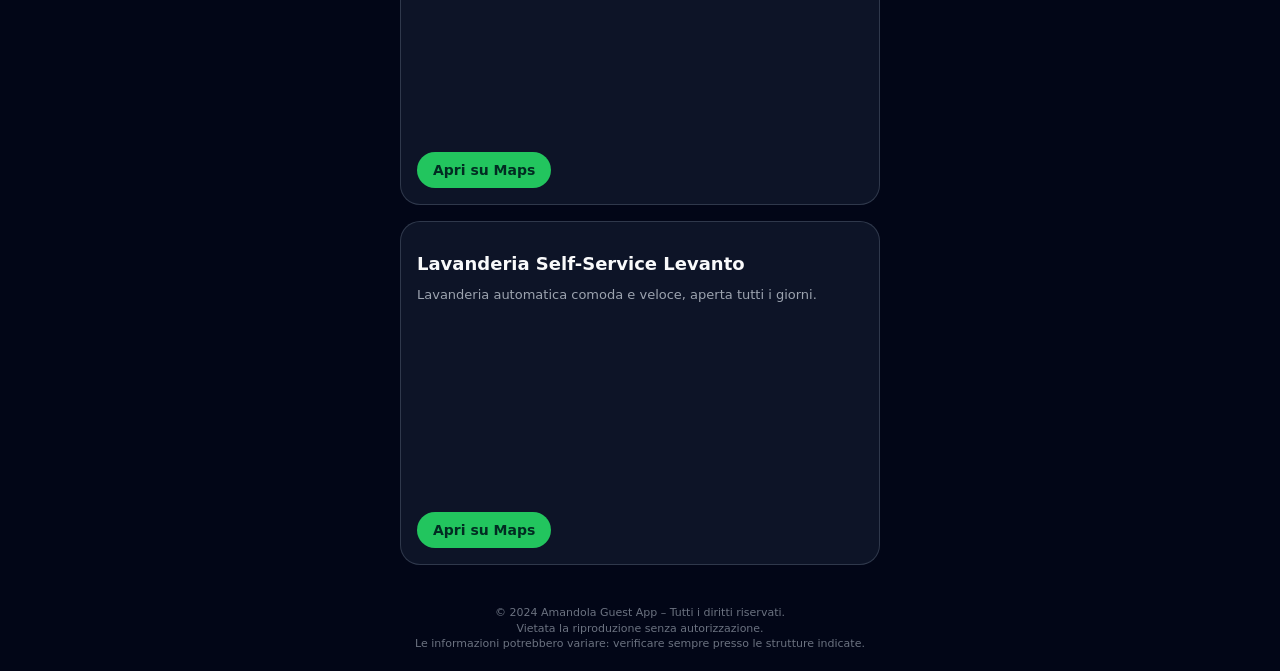
<file: Servizi.html>
<!DOCTYPE html>
<html lang="it">
<head>
  <meta charset="UTF-8" />
  <meta name="viewport" content="width=device-width, initial-scale=1" />
  <meta name="robots" content="noindex, nofollow">
  <title data-i18n="titleServices">Servizi utili vicino ad Amandola</title>

  <style>
    :root {
      --bg: #050816;
      --card: #111827;
      --accent: #22c55e;
      --text: #f9fafb;
      --muted: #9ca3af;
      --radius-lg: 20px;
    }

    body {
      background: radial-gradient(circle at top, #1f2937 0, #020617 55%);
      color: var(--text);
      font-family: system-ui, sans-serif;
      padding: 20px;
      max-width: 480px;
      margin: 0 auto;
    }

    h1 {
      font-size: 22px;
      margin-bottom: 14px;
      font-weight: 600;
    }

    .place {
      background: rgba(15, 23, 42, 0.9);
      border: 1px solid rgba(148, 163, 184, 0.25);
      border-radius: var(--radius-lg);
      padding: 16px;
      margin-bottom: 16px;
    }

    .place h2 {
      font-size: 18px;
      margin-bottom: 6px;
    }

    .place p {
      font-size: 13px;
      color: var(--muted);
      margin-bottom: 8px;
    }

    iframe {
      width: 100%;
      height: 180px;
      border: 0;
      border-radius: 14px;
      margin-bottom: 10px;
    }

    .btn {
      display: inline-block;
      background: var(--accent);
      color: #022c22;
      padding: 10px 16px;
      border-radius: 999px;
      font-size: 14px;
      font-weight: 600;
      text-decoration: none;
      margin-top: 8px;
    }

    .back {
      display: inline-block;
      margin-bottom: 18px;
      color: var(--accent);
      text-decoration: none;
      font-size: 14px;
    }
  </style>
</head>

<body>

  <a href="Amandola.html" class="back" data-i18n="back">‹ Torna indietro</a>

  <h1 data-i18n="servicesTitle">Servizi utili vicino ad Amandola</h1>

  <!-- MASSAGGIATORE -->
  <div class="place">
    <h2 data-i18n="massTitle">StudioMass Levanto – Massaggi professionali</h2>
    <p data-i18n="massDesc">Massaggi professionali, trattamenti rilassanti e sportivi. Servizio su appuntamento.</p>
    <iframe src="https://www.google.com/maps?q=StudioMass+Levanto&output=embed"></iframe>
    <a class="btn" href="https://maps.google.com/?q=StudioMass+Levanto" target="_blank" data-i18n="openMaps">Apri su Maps</a>
  </div>

  <!-- SUPERMERCATO SIGMA -->
  <div class="place">
    <h2 data-i18n="supermarket">Supermercato Sigma Levanto</h2>
    <p data-i18n="supermarketDesc">Supermercato comodo e ben fornito, vicino al centro.</p>
    <iframe src="https://www.google.com/maps?q=Sigma+Levanto&output=embed"></iframe>
    <a class="btn" href="https://maps.google.com/?q=Sigma+Levanto" target="_blank" data-i18n="openMaps">Apri su Maps</a>
  </div>

  <!-- TABACCHINO -->
  <div class="place">
    <h2 data-i18n="tobaccoTitle">Tabacchino San Gottardo – Perrone Maurizio</h2>
    <p data-i18n="tobaccoDesc">Tabacchi, valori bollati, ricariche e servizi utili.</p>
    <iframe src="https://www.google.com/maps?q=Tabacchino+San+Gottardo+Levanto&output=embed"></iframe>
    <a class="btn" href="https://maps.google.com/?q=Tabacchino+San+Gottardo+Levanto" target="_blank" data-i18n="openMaps">Apri su Maps</a>
  </div>

  <!-- POSTE -->
  <div class="place">
    <h2 data-i18n="postOffice">Ufficio Postale Levanto</h2>
    <p data-i18n="postOfficeDesc">Servizi postali, pacchi, pagamenti e spedizioni.</p>
    <iframe src="https://www.google.com/maps?q=Poste+Italiane+Levanto&output=embed"></iframe>
    <a class="btn" href="https://maps.google.com/?q=Poste+Italiane+Levanto" target="_blank" data-i18n="openMaps">Apri su Maps</a>
  </div>

  <!-- FARMACIA PAPILLO -->
  <div class="place">
    <h2 data-i18n="pharmacyTitle">Farmacia Papillo</h2>
    <p data-i18n="pharmacyDesc">Farmacia centrale, aperta tutto l’anno, con servizi e prodotti utili.</p>
    <iframe src="https://www.google.com/maps?q=Farmacia+Papillo+Levanto&output=embed"></iframe>
    <a class="btn" href="https://maps.google.com/?q=Farmacia+Papillo+Levanto" target="_blank" data-i18n="openMaps">Apri su Maps</a>
  </div>

  <!-- CICLI RASO -->
  <div class="place">
    <h2 data-i18n="bikeTitle">Cicli Raso – Noleggio bici</h2>
    <p data-i18n="bikeDesc">Noleggio biciclette, e-bike e assistenza tecnica.</p>
    <iframe src="https://www.google.com/maps?q=Cicli+Raso+Levanto&output=embed"></iframe>
    <a class="btn" href="https://maps.google.com/?q=Cicli+Raso+Levanto" target="_blank" data-i18n="openMaps">Apri su Maps</a>
  </div>

  <!-- NOLEGGIO SCOOTER -->
  <div class="place">
    <h2 data-i18n="scooterTitle">Noleggio Scooter Levanto</h2>
    <p data-i18n="scooterDesc">Noleggio scooter per muoversi comodamente tra Levanto e Cinque Terre.</p>
    <iframe src="https://www.google.com/maps?q=Noleggio+Scooter+Levanto&output=embed"></iframe>
    <a class="btn" href="https://maps.google.com/?q=Noleggio+Scooter+Levanto" target="_blank" data-i18n="openMaps">Apri su Maps</a>
  </div>

  <!-- BANCOMAT BPER -->
  <div class="place">
    <h2 data-i18n="atmTitle">Bancomat BPER (ex Carige)</h2>
    <p data-i18n="atmDesc">Sportello bancomat centrale, disponibile 24 ore su 24.</p>
    <iframe src="https://www.google.com/maps?q=BPER+Bancomat+Levanto&output=embed"></iframe>
    <a class="btn" href="https://maps.google.com/?q=BPER+Bancomat+Levanto" target="_blank" data-i18n="openMaps">Apri su Maps</a>
  </div>

  <!-- GUARDIA MEDICA -->
  <div class="place">
    <h2 data-i18n="medicalTitle">Guardia Medica Levanto</h2>
    <p data-i18n="medicalDesc">Assistenza sanitaria per urgenze non gravi.</p>
    <iframe src="https://www.google.com/maps?q=Guardia+Medica+Levanto&output=embed"></iframe>
    <a class="btn" href="https://maps.google.com/?q=Guardia+Medica+Levanto" target="_blank" data-i18n="openMaps">Apri su Maps</a>
  </div>

  <!-- LAVANDERIA -->
  <div class="place">
    <h2 data-i18n="laundryTitle">Lavanderia Self-Service Levanto</h2>
    <p data-i18n="laundryDesc">Lavanderia automatica comoda e veloce, aperta tutti i giorni.</p>
    <iframe src="https://www.google.com/maps?q=Lavanderia+Self+Service+Levanto&output=embed"></iframe>
    <a class="btn" href="https://maps.google.com/?q=Lavanderia+Self+Service+Levanto" target="_blank" data-i18n="openMaps">Apri su Maps</a>
  </div>

  <footer style="text-align:center; font-size:11px; color:#6b7280; margin-top:40px; line-height:1.4;">
    <span data-i18n="footerCopy">© 2024 Amandola Guest App – Tutti i diritti riservati.</span><br>
    <span data-i18n="footerNoRepro">Vietata la riproduzione senza autorizzazione.</span><br>
    <span data-i18n="footerDisclaimer">Le informazioni potrebbero variare: verificare sempre presso le strutture indicate.</span>
  </footer>

  <script>
    const translations = {
      it: {
        titleServices: "Servizi utili vicino ad Amandola",
        servicesTitle: "Servizi utili vicino ad Amandola",
        back: "‹ Torna indietro",

        massTitle: "StudioMass Levanto – Massaggi professionali",
        massDesc: "Massaggi professionali, trattamenti rilassanti e sportivi. Servizio su appuntamento.",

        supermarket: "Supermercato Sigma Levanto",
        supermarketDesc: "Supermercato comodo e ben fornito, vicino al centro.",

        tobaccoTitle: "Tabacchino San Gottardo – Perrone Maurizio",
        tobaccoDesc: "Tabacchi, valori bollati, ricariche e servizi utili.",

        postOffice: "Ufficio Postale Levanto",
        postOfficeDesc: "Servizi postali, pacchi, pagamenti e spedizioni.",

        pharmacyTitle: "Farmacia Papillo",
        pharmacyDesc: "Farmacia centrale, aperta tutto l’anno, con servizi e prodotti utili.",

        bikeTitle: "Cicli Raso – Noleggio bici",
        bikeDesc: "Noleggio biciclette, e-bike e assistenza tecnica.",

        scooterTitle: "Noleggio Scooter Levanto",
        scooterDesc: "Noleggio scooter per muoversi comodamente tra Levanto e Cinque Terre.",

        atmTitle: "Bancomat BPER (ex Carige)",
        atmDesc: "Sportello bancomat centrale, disponibile 24 ore su 24.",

        medicalTitle: "Guardia Medica Levanto",
        medicalDesc: "Assistenza sanitaria per urgenze non gravi.",

        laundryTitle: "Lavanderia Self-Service Levanto",
        laundryDesc: "Lavanderia automatica comoda e veloce, aperta tutti i giorni.",

        openMaps: "Apri su Maps",

        footerCopy: "© 2024 Amandola Guest App – Tutti i diritti riservati.",
        footerNoRepro: "Vietata la riproduzione senza autorizzazione.",
        footerDisclaimer: "Le informazioni potrebbero variare: verificare sempre presso le strutture indicate.",

      },

      en: {
        titleServices: "Useful services near Amandola",
        servicesTitle: "Useful services near Amandola",
        back: "‹ Go back",

        massTitle: "StudioMass Levanto – Professional massages",
        massDesc: "Professional massages, relaxing and sports treatments. By appointment only.",

        supermarket: "Sigma Supermarket Levanto",
        supermarketDesc: "Convenient and well-stocked supermarket near the center.",

        tobaccoTitle: "San Gottardo Tobacco Shop – Perrone Maurizio",
        tobaccoDesc: "Tobacco, stamps, phone top-ups and useful services.",

        postOffice: "Levanto Post Office",
        postOfficeDesc: "Postal services, parcels, payments and shipments.",

        pharmacyTitle: "Papillo Pharmacy",
        pharmacyDesc: "Central pharmacy open all year, offering useful services and products.",

        bikeTitle: "Cicli Raso – Bike rental",
        bikeDesc: "Bike rental, e-bikes and technical assistance.",

        scooterTitle: "Levanto Scooter Rental",
        scooterDesc: "Scooter rental for easy travel around Levanto and Cinque Terre.",

        atmTitle: "BPER ATM (formerly Carige)",
        atmDesc: "Central ATM available 24 hours a day.",

        medicalTitle: "Levanto Medical Guard",
        medicalDesc: "Medical assistance for non-serious emergencies.",

        laundryTitle: "Levanto Self-Service Laundry",
        laundryDesc: "Convenient and fast self-service laundry, open every day.",

        openMaps: "Open in Maps",

        footerCopy: "© 2024 Amandola Guest App – All rights reserved.",
        footerNoRepro: "Reproduction without permission is prohibited.",
        footerDisclaimer: "Information may vary: please verify with the listed facilities.",

      },

      fr: {
        titleServices: "Services utiles près d’Amandola",
        servicesTitle: "Services utiles près d’Amandola",
        back: "‹ Retour",

        massTitle: "StudioMass Levanto – Massages professionnels",
        massDesc: "Massages professionnels, soins relaxants et sportifs. Sur rendez-vous.",

        supermarket: "Supermarché Sigma Levanto",
        supermarketDesc: "Supermarché pratique et bien approvisionné, proche du centre.",

        tobaccoTitle: "Bureau de tabac San Gottardo – Perrone Maurizio",
        tobaccoDesc: "Tabac, timbres, recharges et services utiles.",

        postOffice: "Bureau de Poste de Levanto",
        postOfficeDesc: "Services postaux, colis, paiements et expéditions.",

        pharmacyTitle: "Pharmacie Papillo",
        pharmacyDesc: "Pharmacie centrale ouverte toute l'année, avec services et produits utiles.",

        bikeTitle: "Cicli Raso – Location de vélos",
        bikeDesc: "Location de vélos, e‑bikes et assistance technique.",

        scooterTitle: "Location Scooter Levanto",
        scooterDesc: "Location de scooters pour se déplacer facilement à Levanto et Cinque Terre.",

        atmTitle: "Distributeur BPER (anciennement Carige)",
        atmDesc: "Distributeur central disponible 24h/24.",

        medicalTitle: "Garde Médicale Levanto",
        medicalDesc: "Assistance médicale pour urgences non graves.",

        laundryTitle: "Laverie Self-Service Levanto",
        laundryDesc: "Laverie automatique pratique et rapide, ouverte tous les jours.",

        openMaps: "Ouvrir dans Maps",

        footerCopy: "© 2024 Amandola Guest App – Tous droits réservés.",
        footerNoRepro: "Reproduction interdite sans autorisation.",
        footerDisclaimer: "Les informations peuvent varier : vérifiez auprès des établissements indiqués.",

      },

      es: {
        titleServices: "Servicios útiles cerca de Amandola",
        servicesTitle: "Servicios útiles cerca de Amandola",
        back: "‹ Volver",

        massTitle: "StudioMass Levanto – Masajes profesionales",
        massDesc: "Masajes profesionales, tratamientos relajantes y deportivos. Solo con cita previa.",

        supermarket: "Supermercado Sigma Levanto",
        supermarketDesc: "Supermercado práctico y bien surtido, cerca del centro.",

        tobaccoTitle: "Estanco San Gottardo – Perrone Maurizio",
        tobaccoDesc: "Tabaco, sellos, recargas y servicios útiles.",

        postOffice: "Oficina de Correos de Levanto",
        postOfficeDesc: "Servicios postales, paquetes, pagos y envíos.",

        pharmacyTitle: "Farmacia Papillo",
        pharmacyDesc: "Farmacia central abierta todo el año, con servicios y productos útiles.",

        bikeTitle: "Cicli Raso – Alquiler de bicicletas",
        bikeDesc: "Alquiler de bicicletas, e‑bikes y asistencia técnica.",

        scooterTitle: "Alquiler de Scooter Levanto",
        scooterDesc: "Alquiler de scooters para moverse cómodamente por Levanto y Cinque Terre.",

        atmTitle: "Cajero BPER (antes Carige)",
        atmDesc: "Cajero automático central disponible las 24 horas.",

        medicalTitle: "Guardia Médica Levanto",
        medicalDesc: "Asistencia médica para emergencias no graves.",

        laundryTitle: "Lavandería Self-Service Levanto",
        laundryDesc: "Lavandería automática rápida y cómoda, abierta todos los días.",

        openMaps: "Abrir en Maps",

        footerCopy: "© 2024 Amandola Guest App – Tous droits réservés.",
        footerNoRepro: "Reproduction interdite sans autorisation.",
        footerDisclaimer: "Les informations peuvent varier : vérifiez auprès des établissements indiqués.",

      },

      de: {
        titleServices: "Nützliche Dienste in der Nähe von Amandola",
        servicesTitle: "Nützliche Dienste in der Nähe von Amandola",
        back: "‹ Zurück",

        massTitle: "StudioMass Levanto – Professionelle Massagen",
        massDesc: "Professionelle Massagen, entspannende und sportliche Behandlungen. Nur nach Termin.",

        supermarket: "Sigma Supermarkt Levanto",
        supermarketDesc: "Praktischer und gut sortierter Supermarkt in der Nähe des Zentrums.",

        tobaccoTitle: "Tabakladen San Gottardo – Perrone Maurizio",
        tobaccoDesc: "Tabakwaren, Briefmarken, Aufladungen und nützliche Dienste.",

        postOffice: "Postamt Levanto",
        postOfficeDesc: "Postdienste, Pakete, Zahlungen und Sendungen.",

        pharmacyTitle: "Papillo Apotheke",
        pharmacyDesc: "Zentrale Apotheke, ganzjährig geöffnet, mit nützlichen Produkten und Dienstleistungen.",

        bikeTitle: "Cicli Raso – Fahrradverleih",
        bikeDesc: "Fahrradverleih, E‑Bikes und technische Unterstützung.",

        scooterTitle: "Levanto Motorrollerverleih",
        scooterDesc: "Rollerverleih für einfache Fahrten in Levanto und Cinque Terre.",

        atmTitle: "BPER Geldautomat (ehemals Carige)",
        atmDesc: "Zentraler Geldautomat, 24 Stunden verfügbar.",

        medicalTitle: "Ärztlicher Bereitschaftsdienst Levanto",
        medicalDesc: "Medizinische Hilfe für nicht schwere Notfälle.",

        laundryTitle: "Selbstbedienungswäscherei Levanto",
        laundryDesc: "Praktische und schnelle Selbstbedienungswäscherei, täglich geöffnet.",

        openMaps: "In Maps öffnen",

        footerCopy: "© 2024 Amandola Guest App – Alle Rechte vorbehalten.",
        footerNoRepro: "Reproduktion ohne Genehmigung ist untersagt.",
        footerDisclaimer: "Informationen können variieren: bitte direkt bei den angegebenen Stellen prüfen.",

      }
    };

    const savedLang = localStorage.getItem("guestapp_lang") || "it";
    setLanguage(savedLang);

    function setLanguage(lang) {
      const dict = translations[lang] || translations["it"];
      document.querySelectorAll("[data-i18n]").forEach(el => {
        const key = el.getAttribute("data-i18n");
        if (!el.dataset.original) el.dataset.original = el.textContent;
        el.textContent = dict[key] || el.dataset.original;
      });
    }
  </script>

</body>
</html>
</file>
